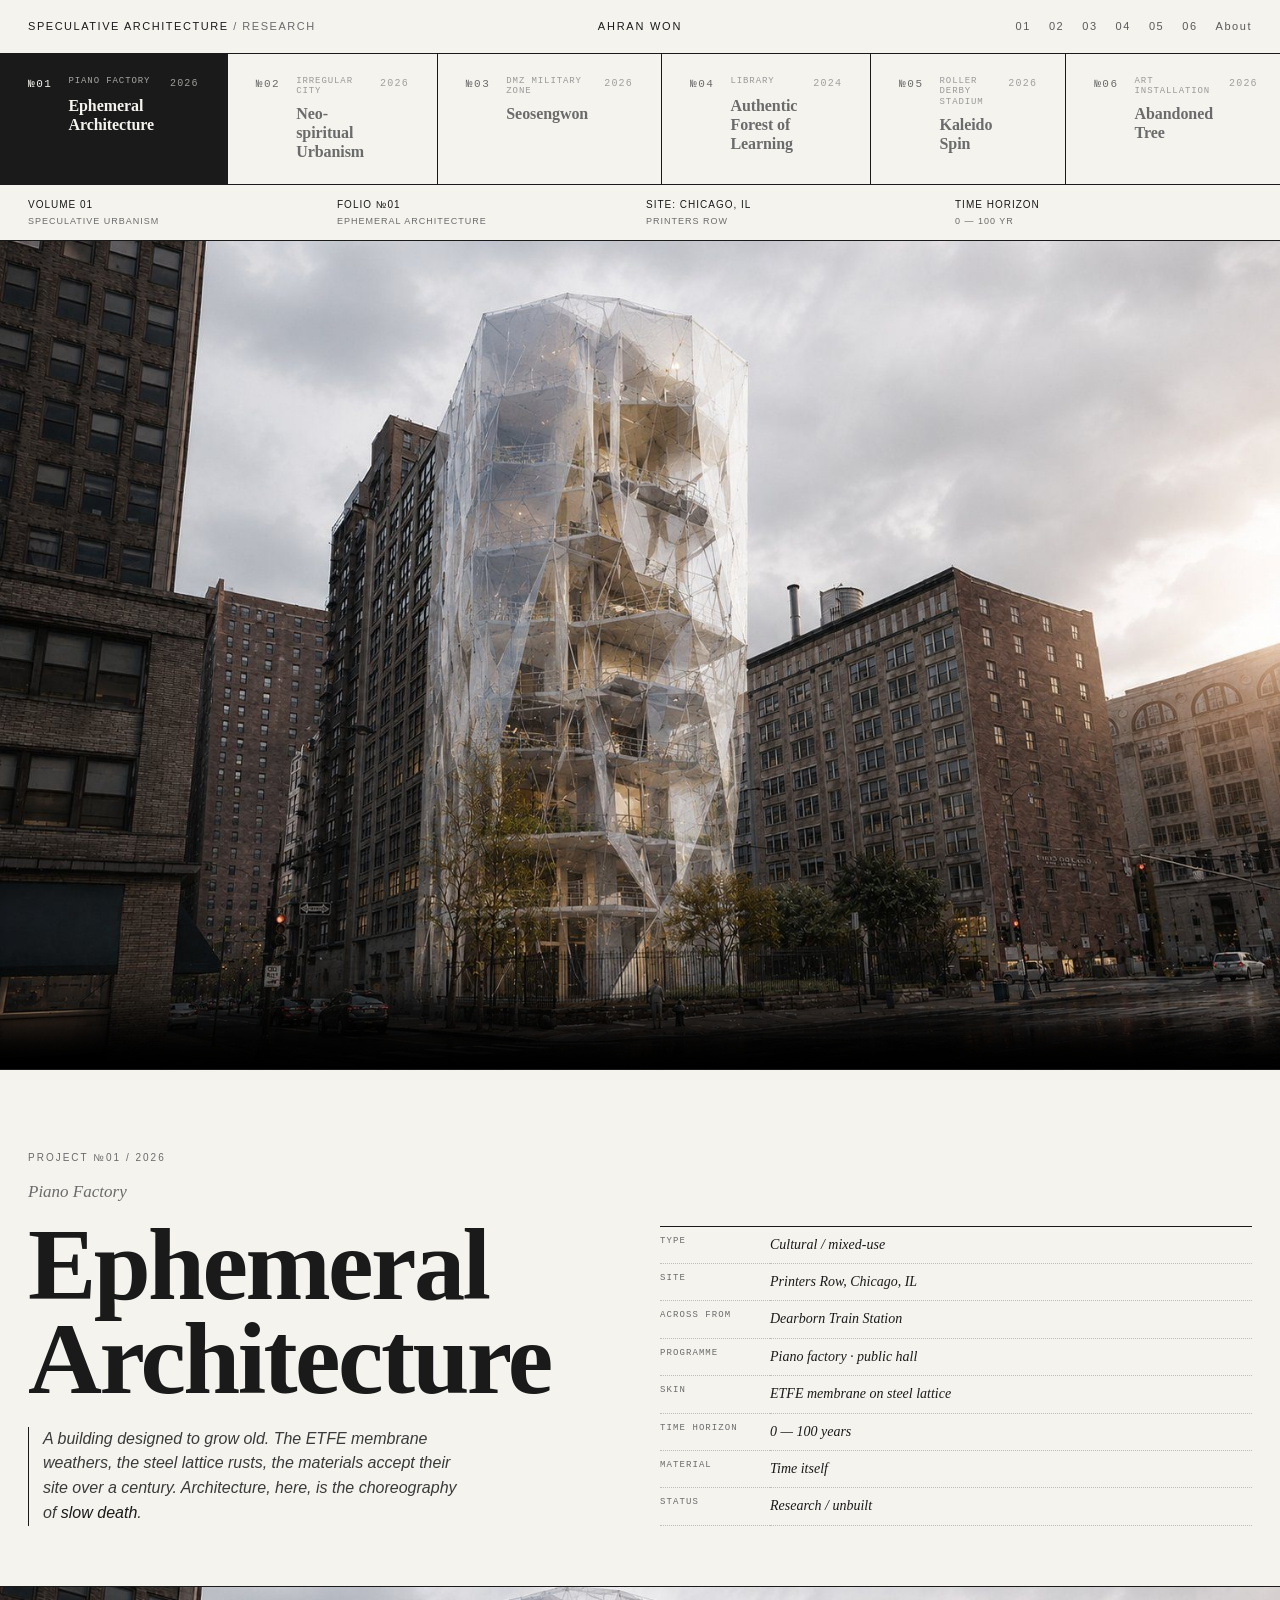
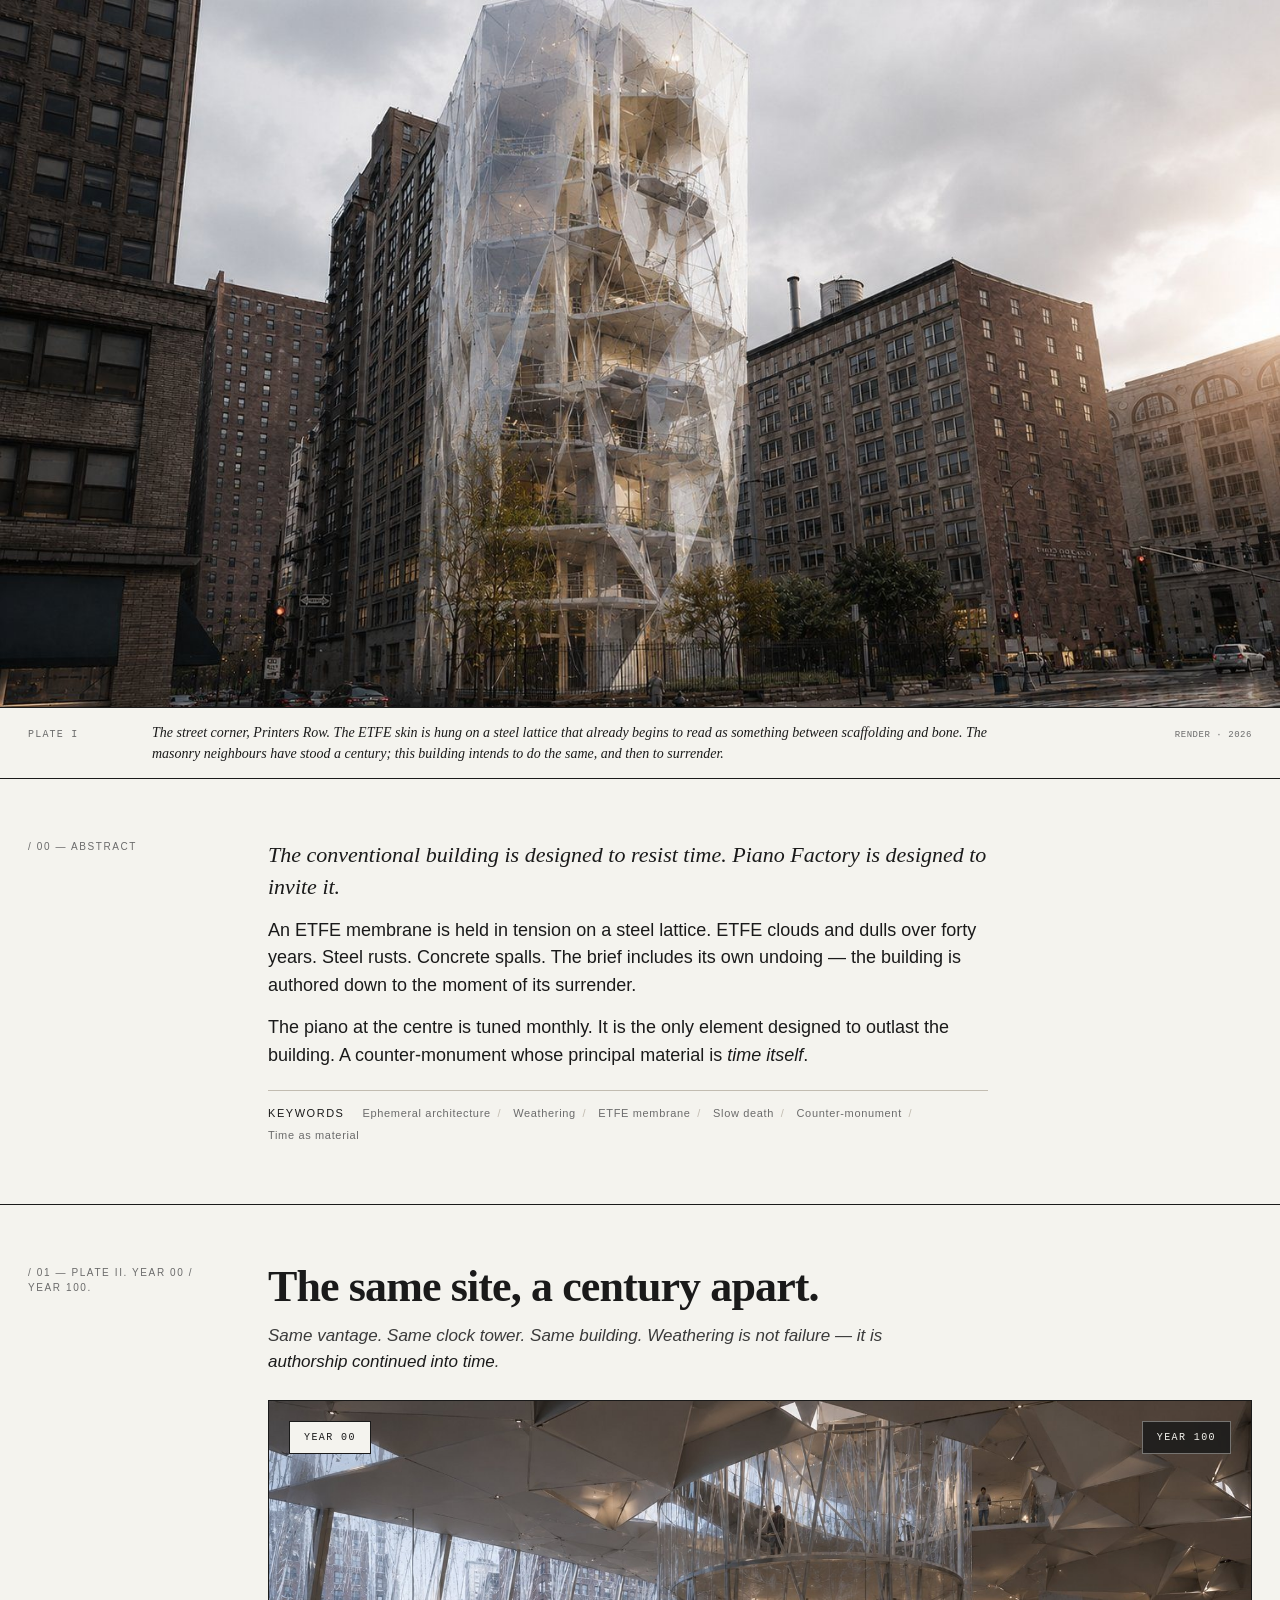
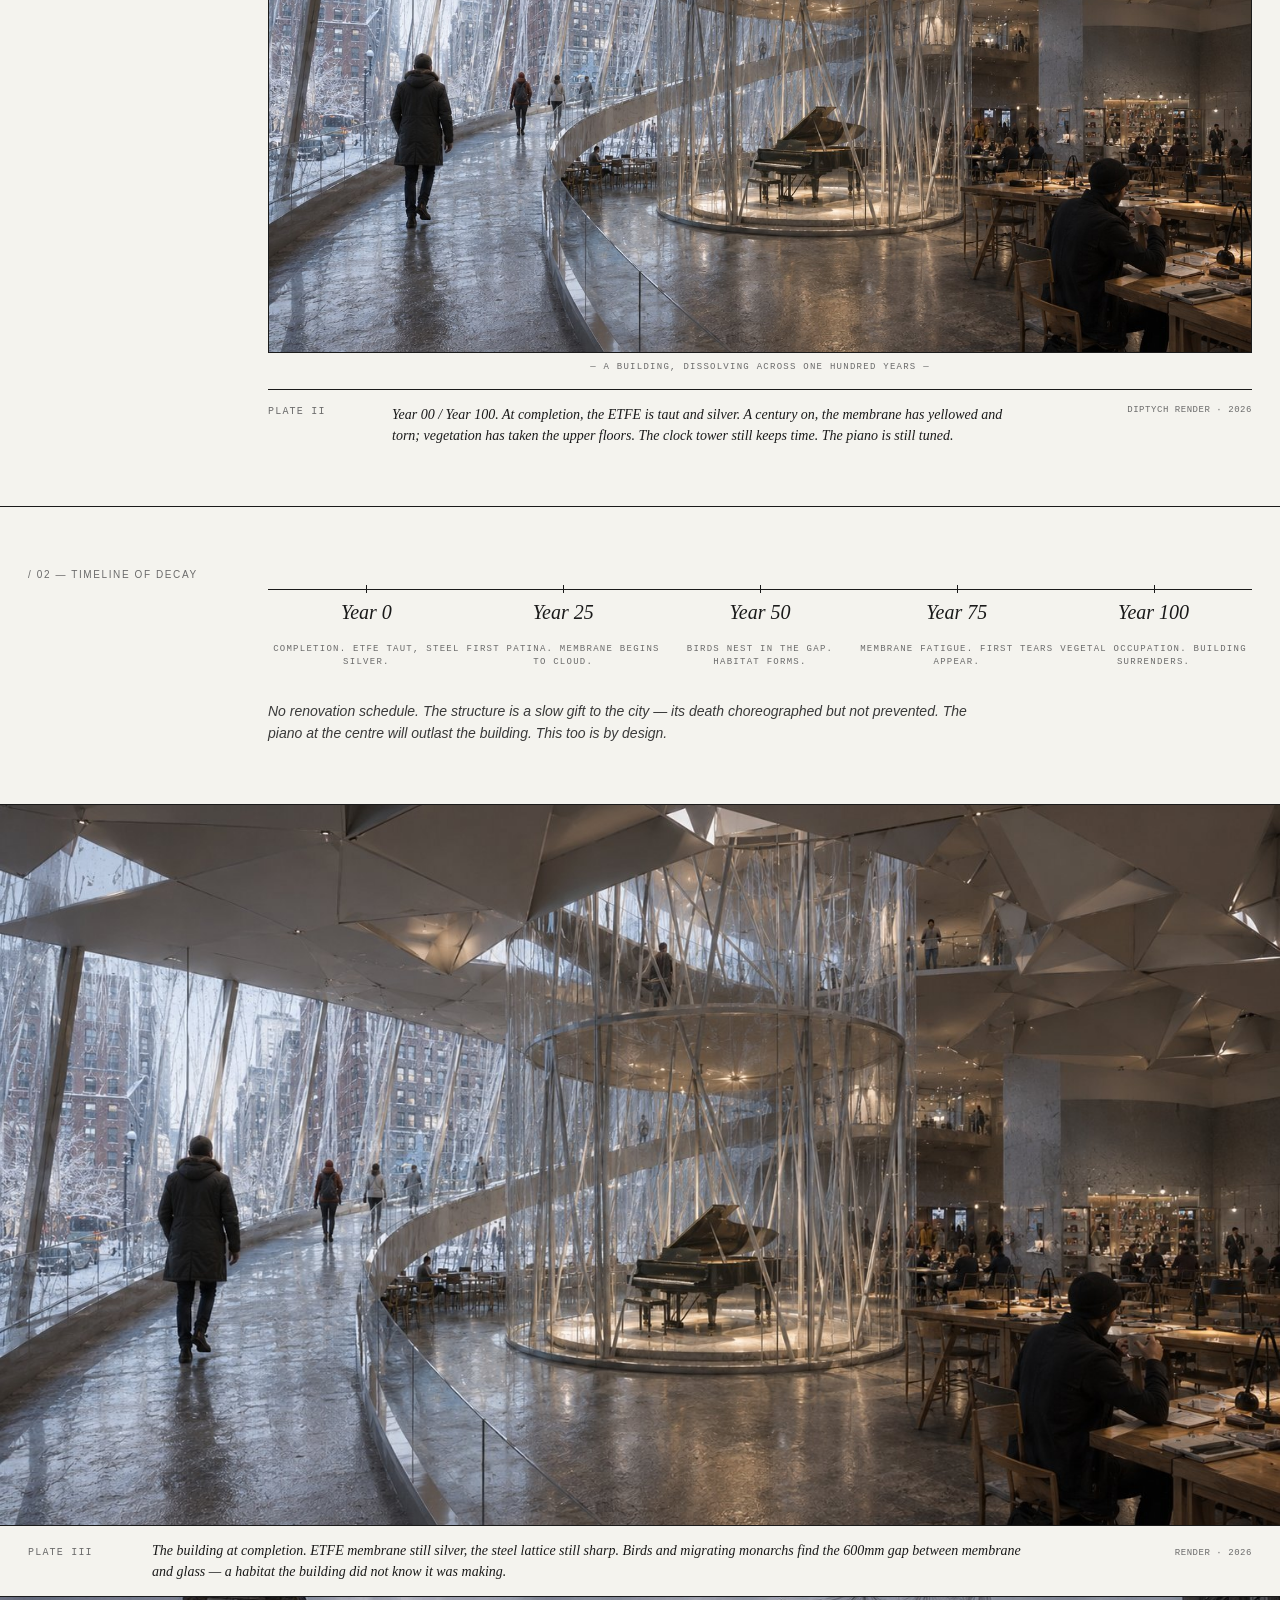
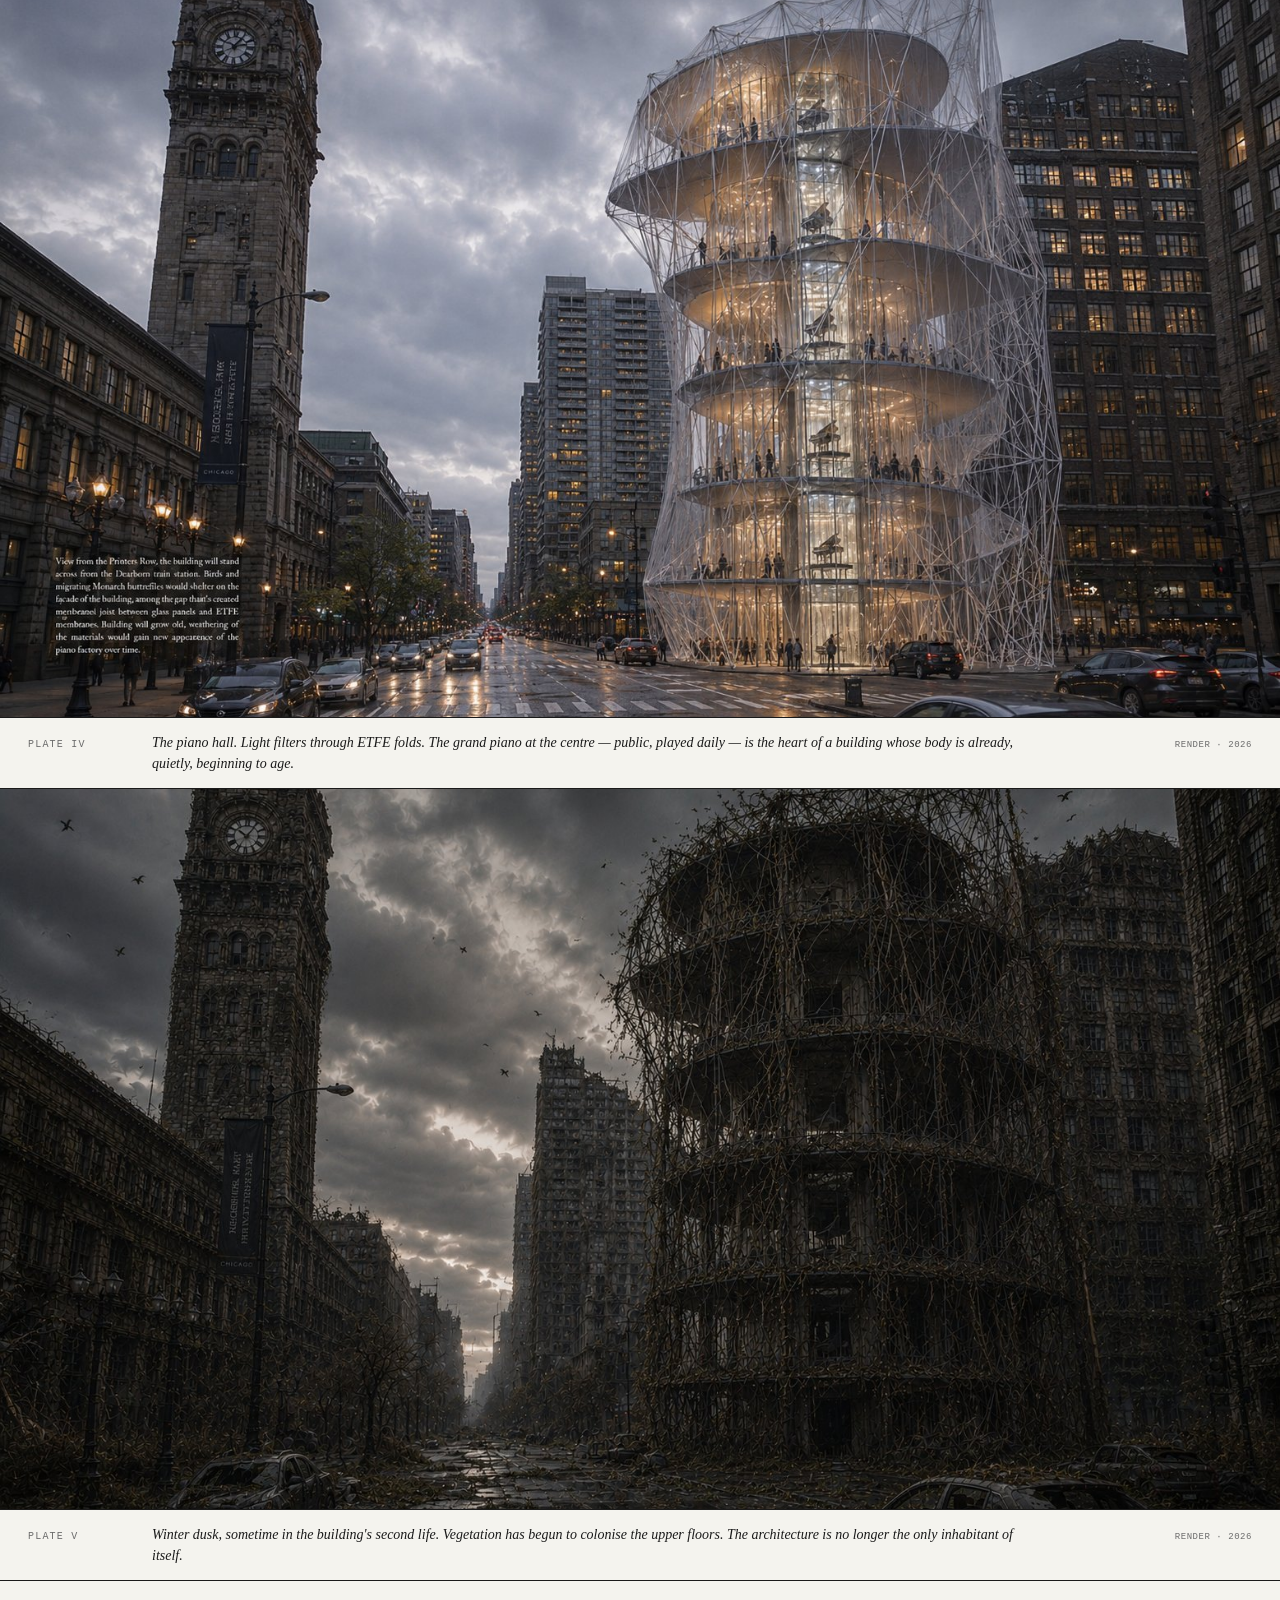
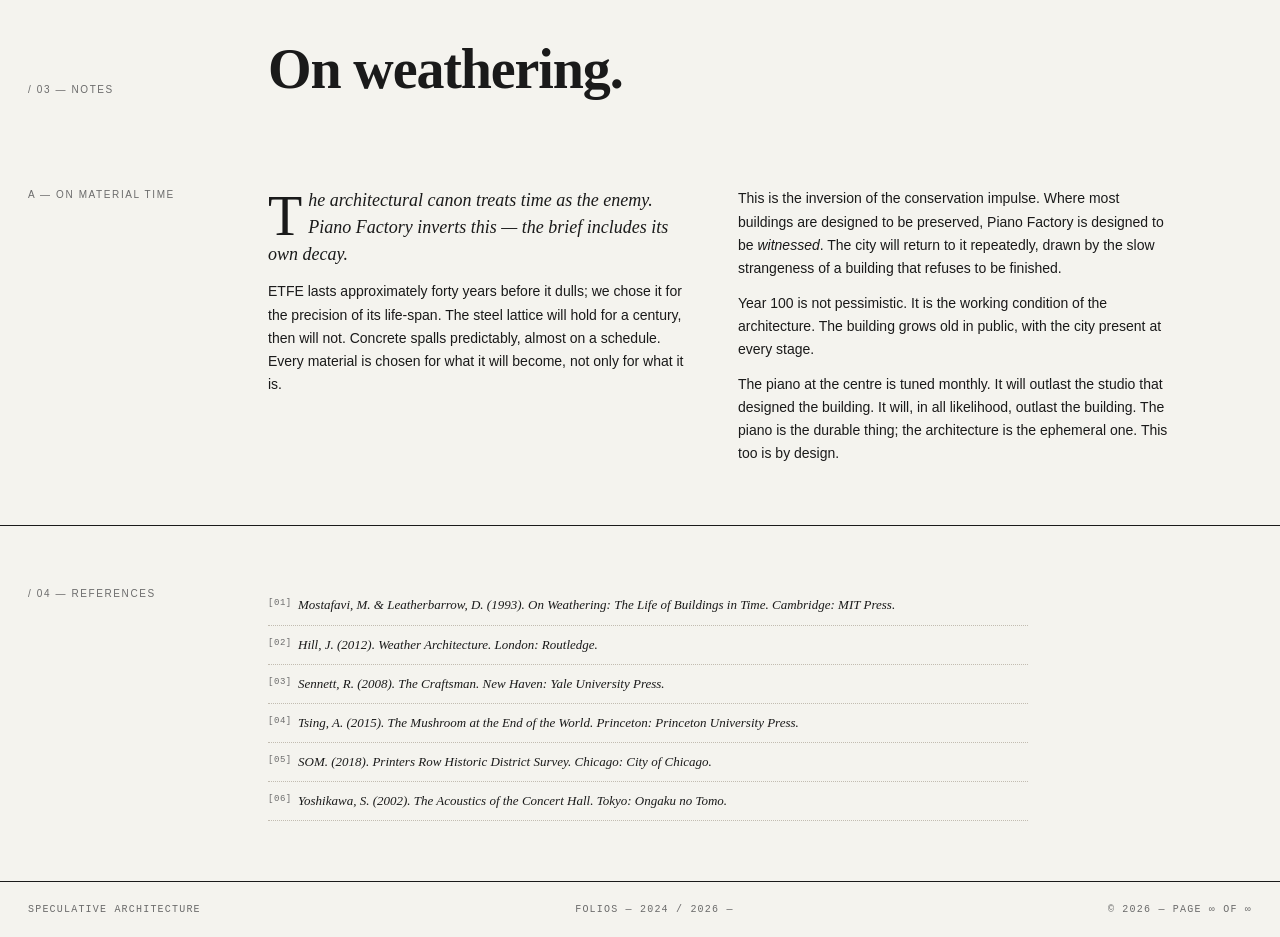
<file: index.html>
<!DOCTYPE html>
<html lang="en">
<head>
<meta charset="UTF-8">
<meta name="viewport" content="width=device-width, initial-scale=1, viewport-fit=cover">
<meta name="theme-color" content="#f4f3ee">

<title>Speculative Architecture — Research Folios</title>
<meta name="description" content="A research practice working through drawings, films, and writing — investigating water, folded geometry, demilitarisation, and the city as a slow, irregular medium.">
<meta name="author" content="Speculative Architecture">

<!-- Favicons -->
<link rel="icon" type="image/svg+xml" href="favicon.svg">
<link rel="apple-touch-icon" href="apple-touch-icon.png">

<!-- Open Graph (Facebook, KakaoTalk, LinkedIn, etc.) -->
<meta property="og:type" content="website">
<meta property="og:title" content="Speculative Architecture — Research Folios">
<meta property="og:description" content="Four speculative projects on water, folded geometry, demilitarisation, and the civic.">
<meta property="og:image" content="og-image.jpg">
<meta property="og:image:width" content="1200">
<meta property="og:image:height" content="630">
<meta property="og:locale" content="en_US">
<meta property="og:locale:alternate" content="ko_KR">

<!-- Twitter / X -->
<meta name="twitter:card" content="summary_large_image">
<meta name="twitter:title" content="Speculative Architecture — Research Folios">
<meta name="twitter:description" content="Four speculative projects on water, folded geometry, demilitarisation, and the civic.">
<meta name="twitter:image" content="og-image.jpg">

<link rel="stylesheet" href="styles.css">
</head>
<body>

<!-- ═══════════ MASTHEAD ═══════════ -->
<header class="mast">
  <a href="index.html" class="mast__brand">Speculative Architecture <span>/ Research</span></a>
  <div class="mast__title">Ahran Won</div>
  <nav class="mast__nav">
    <button type="button" data-goto="0">01</button>
    <button type="button" data-goto="1">02</button>
    <button type="button" data-goto="2">03</button>
    <button type="button" data-goto="3">04</button>
    <button type="button" data-goto="4">05</button>
    <button type="button" data-goto="5">06</button>
    <a href="about.html">About</a>
  </nav>
</header>

<!-- ═══════════ TABS ═══════════ -->
<div class="tabs" role="tablist">
  <button type="button" class="tab is-active" role="tab" data-tab="0">
    <span class="tab__num">№01</span>
    <span class="tab__body">
      <span class="tab__cat">Piano Factory</span>
      <span class="tab__title">Ephemeral Architecture</span>
    </span>
    <span class="tab__yr">2026</span>
  </button>
  <button type="button" class="tab" role="tab" data-tab="1">
    <span class="tab__num">№02</span>
    <span class="tab__body">
      <span class="tab__cat">Irregular City</span>
      <span class="tab__title">Neo-spiritual Urbanism</span>
    </span>
    <span class="tab__yr">2026</span>
  </button>
  <button type="button" class="tab" role="tab" data-tab="2">
    <span class="tab__num">№03</span>
    <span class="tab__body">
      <span class="tab__cat">DMZ Military Zone</span>
      <span class="tab__title">Seosengwon</span>
    </span>
    <span class="tab__yr">2026</span>
  </button>
  <button type="button" class="tab" role="tab" data-tab="3">
    <span class="tab__num">№04</span>
    <span class="tab__body">
      <span class="tab__cat">Library</span>
      <span class="tab__title">Authentic Forest of Learning</span>
    </span>
    <span class="tab__yr">2024</span>
  </button>
  <button type="button" class="tab" role="tab" data-tab="4">
    <span class="tab__num">№05</span>
    <span class="tab__body">
      <span class="tab__cat">Roller Derby Stadium</span>
      <span class="tab__title">Kaleido Spin</span>
    </span>
    <span class="tab__yr">2026</span>
  </button>
  <button type="button" class="tab" role="tab" data-tab="5">
    <span class="tab__num">№06</span>
    <span class="tab__body">
      <span class="tab__cat">Art Installation</span>
      <span class="tab__title">Abandoned Tree</span>
    </span>
    <span class="tab__yr">2026</span>
  </button>
</div>

<!-- ═══════════ FOLIO 01 — PIANO FACTORY ═══════════ -->
<section class="folio is-active" data-folio="0">

  <div class="banner">
    <span>Volume 01 <small>Speculative Urbanism</small></span>
    <span>Folio №01 <small>Ephemeral Architecture</small></span>
    <span>Site: Chicago, IL <small>Printers Row</small></span>
    <span>Time horizon <small>0 — 100 yr</small></span>
  </div>

  <section class="reel" style="aspect-ratio: 1100 / 712;">
    <video class="reel__video" data-reel="0" autoplay muted loop playsinline webkit-playsinline controls preload="auto" poster="assets/piano-05-street-md.jpg">
      <source src="assets/piano.mp4" type="video/mp4">
    </video>
    <div class="reel__overlay">
      <span>Speculative Architecture</span>
      <span>Reel · silent / loop</span>
      <span>Project №01 / 2026</span>
    </div>
  </section>

  <section class="hero">
    <div class="hero__main">
      <div class="meta">Project №01 / 2026</div>
      <div class="cat">Piano Factory</div>
      <h1 class="title">Ephemeral Architecture</h1>
      <p class="lede">A building designed to grow old. The ETFE membrane weathers, the steel lattice rusts, the materials accept their site over a century. Architecture, here, is the choreography of <em>slow death</em>.</p>
    </div>
    <div class="hero__data">
      <dl>
        <div><dt>Type</dt><dd>Cultural / mixed-use</dd></div>
        <div><dt>Site</dt><dd>Printers Row, Chicago, IL</dd></div>
        <div><dt>Across from</dt><dd>Dearborn Train Station</dd></div>
        <div><dt>Programme</dt><dd>Piano factory · public hall</dd></div>
        <div><dt>Skin</dt><dd>ETFE membrane on steel lattice</dd></div>
        <div><dt>Time horizon</dt><dd>0 — 100 years</dd></div>
        <div><dt>Material</dt><dd>Time itself</dd></div>
        <div><dt>Status</dt><dd>Research / unbuilt</dd></div>
      </dl>
    </div>
  </section>

  <figure class="plate">
    <img src="assets/piano-05-street-md.jpg" srcset="assets/piano-05-street-sm.jpg 1000w, assets/piano-05-street-md.jpg 1600w" sizes="100vw" alt="Plate I — the street corner">
    <figcaption>
      <span class="plate__num">Plate I</span>
      <span class="plate__txt">The street corner, Printers Row. The ETFE skin is hung on a steel lattice that already begins to read as something between scaffolding and bone. The masonry neighbours have stood a century; this building intends to do the same, and then to surrender.</span>
      <span class="plate__meta">Render · 2026</span>
    </figcaption>
  </figure>

  <section class="abstract">
    <div class="aside">/ 00 — Abstract</div>
    <div class="abstract__body">
      <p>The conventional building is designed to resist time. Piano Factory is designed to <em>invite</em> it.</p>
      <p>An ETFE membrane is held in tension on a steel lattice. ETFE clouds and dulls over forty years. Steel rusts. Concrete spalls. The brief includes its own undoing — the building is authored down to the moment of its surrender.</p>
      <p>The piano at the centre is tuned monthly. It is the only element designed to outlast the building. A counter-monument whose principal material is <em>time itself</em>.</p>
      <div class="keys">
        <strong>Keywords</strong>
        <span>Ephemeral architecture</span>
        <span>Weathering</span>
        <span>ETFE membrane</span>
        <span>Slow death</span>
        <span>Counter-monument</span>
        <span>Time as material</span>
      </div>
    </div>
  </section>

  <section class="ba">
    <div class="aside">/ 01 — Plate II. Year 00 / Year 100.</div>
    <div class="ba__body">
      <header class="ba__intro">
        <h3>The same site, a century apart.</h3>
        <p>Same vantage. Same clock tower. Same building. Weathering is not failure — it is <em>authorship continued into time</em>.</p>
      </header>

      <div class="dissolve" data-dissolve>
        <div class="dissolve__layer dissolve__layer--a"><img src="assets/piano-02-dusk-md.jpg" srcset="assets/piano-02-dusk-sm.jpg 1000w, assets/piano-02-dusk-md.jpg 1600w" sizes="100vw" alt="Year 00 — newly completed"></div>
        <div class="dissolve__layer dissolve__layer--b"><img src="assets/piano-01-ruin-md.jpg" srcset="assets/piano-01-ruin-sm.jpg 1000w, assets/piano-01-ruin-md.jpg 1600w" sizes="100vw" alt="Year 100 — surrendered to time"></div>
        <span class="dissolve__tag dissolve__tag--a">Year 00</span>
        <span class="dissolve__tag dissolve__tag--b">Year 100</span>
      </div>
      <div class="ba__hint">— a building, dissolving across one hundred years —</div>

      <div class="ba__cap">
        <span class="plate__num">Plate II</span>
        <span class="plate__txt">Year 00 / Year 100. At completion, the ETFE is taut and silver. A century on, the membrane has yellowed and torn; vegetation has taken the upper floors. The clock tower still keeps time. The piano is still tuned.</span>
        <span class="plate__meta">Diptych render · 2026</span>
      </div>
    </div>
  </section>

  <section class="timeline">
    <div class="aside">/ 02 — Timeline of decay</div>
    <div>
      <ol class="timeline__list">
        <li><strong>Year 0</strong><span>Completion. ETFE taut, steel silver.</span></li>
        <li><strong>Year 25</strong><span>First patina. Membrane begins to cloud.</span></li>
        <li><strong>Year 50</strong><span>Birds nest in the gap. Habitat forms.</span></li>
        <li><strong>Year 75</strong><span>Membrane fatigue. First tears appear.</span></li>
        <li><strong>Year 100</strong><span>Vegetal occupation. Building surrenders.</span></li>
      </ol>
      <p class="timeline__copy">No renovation schedule. The structure is a slow gift to the city — its death choreographed but not prevented. The piano at the centre will outlast the building. This too is by design.</p>
    </div>
  </section>

  <figure class="plate">
    <img src="assets/piano-02-dusk-md.jpg" srcset="assets/piano-02-dusk-sm.jpg 1000w, assets/piano-02-dusk-md.jpg 1600w" sizes="100vw" alt="Plate III — newly completed, Printers Row">
    <figcaption>
      <span class="plate__num">Plate III</span>
      <span class="plate__txt">The building at completion. ETFE membrane still silver, the steel lattice still sharp. Birds and migrating monarchs find the 600mm gap between membrane and glass — a habitat the building did not know it was making.</span>
      <span class="plate__meta">Render · 2026</span>
    </figcaption>
  </figure>

  <figure class="plate">
    <img src="assets/piano-03-interior-md.jpg" srcset="assets/piano-03-interior-sm.jpg 1000w, assets/piano-03-interior-md.jpg 1600w" sizes="100vw" alt="Plate IV — interior, the piano hall">
    <figcaption>
      <span class="plate__num">Plate IV</span>
      <span class="plate__txt">The piano hall. Light filters through ETFE folds. The grand piano at the centre — public, played daily — is the heart of a building whose body is already, quietly, beginning to age.</span>
      <span class="plate__meta">Render · 2026</span>
    </figcaption>
  </figure>

  <figure class="plate">
    <img src="assets/piano-04-snow-md.jpg" srcset="assets/piano-04-snow-sm.jpg 1000w, assets/piano-04-snow-md.jpg 1600w" sizes="100vw" alt="Plate V — winter dusk, vegetation arriving">
    <figcaption>
      <span class="plate__num">Plate V</span>
      <span class="plate__txt">Winter dusk, sometime in the building's second life. Vegetation has begun to colonise the upper floors. The architecture is no longer the only inhabitant of itself.</span>
      <span class="plate__meta">Render · 2026</span>
    </figcaption>
  </figure>

  <header class="shead">
    <div class="aside">/ 03 — Notes</div>
    <h2>On weathering.</h2>
  </header>

  <section class="notes">
    <div class="aside">A — On material time</div>
    <div class="notes__body">
      <p class="lead">The architectural canon treats time as the enemy. Piano Factory inverts this — the brief includes its own decay.</p>
      <p>ETFE lasts approximately forty years before it dulls; we chose it for the precision of its life-span. The steel lattice will hold for a century, then will not. Concrete spalls predictably, almost on a schedule. Every material is chosen for what it will become, not only for what it is.</p>
      <p>This is the inversion of the conservation impulse. Where most buildings are designed to be preserved, Piano Factory is designed to be <em>witnessed</em>. The city will return to it repeatedly, drawn by the slow strangeness of a building that refuses to be finished.</p>
      <p>Year 100 is not pessimistic. It is the working condition of the architecture. The building grows old in public, with the city present at every stage.</p>
      <p>The piano at the centre is tuned monthly. It will outlast the studio that designed the building. It will, in all likelihood, outlast the building. The piano is the durable thing; the architecture is the ephemeral one. This too is by design.</p>
    </div>
  </section>

  <section class="bib">
    <div class="aside">/ 04 — References</div>
    <ol>
      <li>Mostafavi, M. &amp; Leatherbarrow, D. (1993). On Weathering: The Life of Buildings in Time. Cambridge: MIT Press.</li>
      <li>Hill, J. (2012). Weather Architecture. London: Routledge.</li>
      <li>Sennett, R. (2008). The Craftsman. New Haven: Yale University Press.</li>
      <li>Tsing, A. (2015). The Mushroom at the End of the World. Princeton: Princeton University Press.</li>
      <li>SOM. (2018). Printers Row Historic District Survey. Chicago: City of Chicago.</li>
      <li>Yoshikawa, S. (2002). The Acoustics of the Concert Hall. Tokyo: Ongaku no Tomo.</li>
    </ol>
  </section>

</section>

<!-- ═══════════ FOLIO 02 — IRREGULAR CITY ═══════════ -->
<section class="folio" data-folio="1">

  <div class="banner">
    <span>Volume 01 <small>Speculative Urbanism</small></span>
    <span>Folio №02 <small>Hydrological Urbanism</small></span>
    <span>Site: Coastal <small>Undisclosed</small></span>
    <span>Status: Research <small>Speculative proposal</small></span>
  </div>

  <section class="reel" style="aspect-ratio: 1100 / 618;">
    <video class="reel__video" data-reel="1" autoplay muted loop playsinline webkit-playsinline controls preload="auto" poster="assets/05-pipe-system-md.jpg">
      <source src="assets/hero.mp4" type="video/mp4">
    </video>
    <div class="reel__overlay">
      <span>Speculative Architecture</span>
      <span>Reel · silent / loop</span>
      <span>Project №02 / 2026</span>
    </div>
  </section>

  <section class="hero">
    <div class="hero__main">
      <div class="meta">Project №02 / 2026</div>
      <div class="cat">Irregular City</div>
      <h1 class="title">Neo-spiritual Urbanism</h1>      <p class="lede">A speculative masterplan. The city as a translucent organism, bound by a single hydrological cycle.</p>
    </div>
    <div class="hero__data">
      <dl>
        <div><dt>Type</dt><dd>Speculative masterplan</dd></div>
        <div><dt>Site</dt><dd>Coastal — undisclosed</dd></div>
        <div><dt>Programme</dt><dd>Hydrological urbanism</dd></div>
        <div><dt>Mediums</dt><dd>Render, axonometric, section</dd></div>
        <div><dt>Status</dt><dd>Research / unbuilt</dd></div>
        <div><dt>Year</dt><dd>2026 —</dd></div>
      </dl>
    </div>
  </section>

  <figure class="plate">
    <img src="assets/05-pipe-system-md.jpg" srcset="assets/05-pipe-system-sm.jpg 1200w, assets/05-pipe-system-md.jpg 1800w" sizes="(max-width: 720px) 100vw, (max-width: 1200px) 100vw, 100vw" alt="Plate I — the urban fabric">
    <figcaption>
      <span class="plate__num">Plate I</span>
      <span class="plate__txt">The city as filtration apparatus. Crystalline volumes channel six water cycles.</span>
      <span class="plate__meta">Render · 2026</span>
    </figcaption>
  </figure>

  <section class="abstract">
    <div class="aside">/ 00 — Abstract</div>
    <div class="abstract__body">
      <p>Six water cycles — saline, grey, geothermal, rain, sewage, industrial — generate the spatial sequence. Each district is a station in a continuous metabolism.</p>
      <p>Infrastructure is not concealed beneath architecture but <em>constitutes</em> it. Pink piping is made legible against concrete and glass.</p>
      <div class="keys">
        <strong>Keywords</strong>
        <span>Hydrological urbanism</span>
        <span>Speculative masterplan</span>
        <span>Infrastructural transparency</span>
        <span>Coastal ecology</span>
        <span>Urban metabolism</span>
      </div>
    </div>
  </section>

  <figure class="plate plate--plan">
    <img src="assets/04-section-md.jpg" srcset="assets/04-section-sm.jpg 1200w, assets/04-section-md.jpg 1800w" sizes="(max-width: 720px) 100vw, (max-width: 1200px) 100vw, 100vw" alt="Plate II">
    <figcaption>
      <span class="plate__num">Plate II</span>
      <span class="plate__txt">Section through the water plaza. Grey-water cycle, geothermal wells, septic logic.</span>
      <span class="plate__meta">Section drawing · 2026</span>
    </figcaption>
  </figure>

  <figure class="plate">
    <img src="assets/03-aerial-glass-md.jpg" srcset="assets/03-aerial-glass-sm.jpg 1200w, assets/03-aerial-glass-md.jpg 1800w" sizes="(max-width: 720px) 100vw, (max-width: 1200px) 100vw, 100vw" alt="Plate III">
    <figcaption>
      <span class="plate__num">Plate III</span>
      <span class="plate__txt">Aerial — residential cluster. Envelope as shelter and atmospheric instrument.</span>
      <span class="plate__meta">Render · 2026</span>
    </figcaption>
  </figure>

  <figure class="plate">
    <img src="assets/02-water-edge-md.jpg" srcset="assets/02-water-edge-sm.jpg 1200w, assets/02-water-edge-md.jpg 1800w" sizes="(max-width: 720px) 100vw, (max-width: 1200px) 100vw, 100vw" alt="Plate IV">
    <figcaption>
      <span class="plate__num">Plate IV</span>
      <span class="plate__txt">Water edge — threshold between infrastructure and inhabited ground.</span>
      <span class="plate__meta">Render · 2026</span>
    </figcaption>
  </figure>

  <figure class="plate">
    <img src="assets/01-masterplan-md.jpg" srcset="assets/01-masterplan-sm.jpg 1200w, assets/01-masterplan-md.jpg 1800w" sizes="(max-width: 720px) 100vw, (max-width: 1200px) 100vw, 100vw" alt="Plate V">
    <figcaption>
      <span class="plate__num">Plate V</span>
      <span class="plate__txt">Masterplan with building type catalogue: helio-morphic, wind-aligned, embracing, square-cove.</span>
      <span class="plate__meta">Plan / collage · 2026</span>
    </figcaption>
  </figure>

  <figure class="plate">
    <img src="assets/06-pipe-detail-md.jpg" srcset="assets/06-pipe-detail-sm.jpg 1200w, assets/06-pipe-detail-md.jpg 1800w" sizes="(max-width: 720px) 100vw, (max-width: 1200px) 100vw, 100vw" alt="Plate VI">
    <figcaption>
      <span class="plate__num">Plate VI</span>
      <span class="plate__txt">Ground condition. The pipes are inhabited, not hidden.</span>
      <span class="plate__meta">Render · 2026</span>
    </figcaption>
  </figure>

  <header class="shead">
    <div class="aside">/ 01 — Notes</div>
    <h2>Research <em>notes.</em></h2>
  </header>

  <section class="notes">
    <div class="aside">A — On method</div>
    <div class="notes__body">
      <p class="lead">The drawings hold two ideas at once: the schematic logic of the hydrological system, and the atmospheric experience of inhabiting it.</p>
      <p>The pink is not decoration — it is borrowed from infrastructural codes, the colour of recycled water lines, and re-deployed at architectural scale. Where convention asks pipes to disappear, here they become façade, structure, threshold.</p>
      <p>The work was developed without a brief. There is no client. The site is undisclosed. The plates are not proposals — they are <em>positions</em>.</p>
    </div>
  </section>

  <section class="bib">
    <div class="aside">/ 02 — References</div>
    <ol>
      <li>Banham, R. (1969). The Architecture of the Well-Tempered Environment. London: Architectural Press.</li>
      <li>Easterling, K. (2014). Extrastatecraft: The Power of Infrastructure Space. London: Verso.</li>
      <li>Koolhaas, R., AMO. (2014). Elements of Architecture. Venice: Marsilio.</li>
      <li>MVRDV, The Why Factory. (2018). Copy Paste: The Badass Copy Guide. Rotterdam: nai010.</li>
      <li>Smithson, A. &amp; P. (1965). The Charged Void: Urbanism. New York: Monacelli.</li>
      <li>Young, L. (2020). Planet City. Melbourne: Uro Publications.</li>
    </ol>
  </section>

</section>

<!-- ═══════════ FOLIO 03 — SEOSENGWON ═══════════ -->
<section class="folio" data-folio="2">

  <div class="banner">
    <span>Volume 01 <small>Speculative Urbanism</small></span>
    <span>Folio №03 <small>Landscape / Demilitarisation</small></span>
    <span>Site: DMZ, Korea <small>Seoul ⟷ Pyongyang</small></span>
    <span>서생원 <small>The Honourable Rat</small></span>
  </div>

  <section class="reel" style="aspect-ratio: 1100 / 618;">
    <video class="reel__video" data-reel="2" autoplay muted loop playsinline webkit-playsinline controls preload="auto" poster="assets/dmz-02-rat-md.jpg">
      <source src="assets/dmz.mp4" type="video/mp4">
    </video>
    <div class="reel__overlay">
      <span>Speculative Architecture</span>
      <span>Reel · silent / loop</span>
      <span>Project №03 / 2026</span>
    </div>
  </section>

  <section class="hero">
    <div class="hero__main">
      <div class="meta">Project №03 / 2026</div>
      <div class="cat">DMZ Military Zone</div>
      <div class="ko">서생원 鼠生員</div>
      <h1 class="title">Seosengwon</h1>      <p class="lede">A protocol for clearing the Korean DMZ. The work renames the African pouched rat <em>Seosengwon</em> — the honourable rat of Korean folk painting — and gives it a new occupation: peace.</p>
    </div>
    <div class="hero__data">
      <dl>
        <div><dt>Type</dt><dd>Landscape / protocol</dd></div>
        <div><dt>Site (strip)</dt><dd>Korean DMZ, 38°N</dd></div>
        <div><dt>Site (campus)</dt><dd>Kaesong Industrial Region</dd></div>
        <div><dt>Length</dt><dd>250 km</dd></div>
        <div><dt>Width</dt><dd>4 km strip</dd></div>
        <div><dt>Mines (est.)</dt><dd>~ 1,000,000</dd></div>
        <div><dt>Protagonist</dt><dd>서생원 · the rat</dd></div>
        <div><dt>Time horizon</dt><dd>2026 — 2076 (50 yr)</dd></div>
        <div><dt>Status</dt><dd>Research / unbuilt</dd></div>
      </dl>
    </div>
  </section>

  <figure class="epigraph">
    <img src="assets/dmz-00-epigraph-md.jpg" srcset="assets/dmz-00-epigraph-sm.jpg 1200w, assets/dmz-00-epigraph-md.jpg 1800w" sizes="(max-width: 720px) 100vw, (max-width: 1200px) 100vw, 100vw" alt="Seosengwon — frontispiece">
    <div class="epigraph__overlay">
      <span class="epigraph__ko">서생원 <span class="dim">鼠生員</span></span>
      <span class="epigraph__line"></span>
      <span class="epigraph__en">Frontispiece · 2026</span>
    </div>
    <figcaption>
      <span class="plate__num">Plate 0</span>
      <span class="plate__txt">Seosengwon, robed in hanbok, stands on the old Gyeongui Line between Seoul and Pyongyang. The mines are rusted, the rail is broken, the animals have returned.</span>
      <span class="plate__meta">Frontispiece · 2026</span>
    </figcaption>
  </figure>

  <figure class="center">
    <img src="assets/dmz-02-rat-md.jpg" srcset="assets/dmz-02-rat-sm.jpg 1200w, assets/dmz-02-rat-md.jpg 1800w" sizes="(max-width: 720px) 100vw, (max-width: 1200px) 100vw, 100vw" alt="Plate I">
    <figcaption>
      <span class="plate__num">Plate I</span>
      <span class="plate__txt">Two soldiers — one from each side — watch the Seosengwon locate a buried mine. The rat is too light to trigger the device. The men have stopped working. <em>This is the work.</em></span>
      <span class="plate__meta">Render · 2026</span>
    </figcaption>
  </figure>

  <figure class="center">
    <img src="assets/dmz-02-rat-v2-md.jpg" srcset="assets/dmz-02-rat-v2-sm.jpg 1200w, assets/dmz-02-rat-v2-md.jpg 1800w" sizes="(max-width: 720px) 100vw, (max-width: 1200px) 100vw, 100vw" alt="Plate II">
    <figcaption>
      <span class="plate__num">Plate II</span>
      <span class="plate__txt">Two soldiers, two Seosengwon, one minefield. The characters above the horizon — <em>평화 통일</em> — name the impossible thing the protocol attempts.</span>
      <span class="plate__meta">Render · 2026</span>
    </figcaption>
  </figure>

  <section class="abstract">
    <div class="aside">/ 00 — Abstract</div>
    <div class="abstract__body">
      <p>The DMZ is the most heavily mined strip of land on earth. It is also, by accident, one of the most ecologically intact landscapes in northeast Asia.</p>
      <p>The proposal is a 50-year demining protocol carried out jointly by the two Koreas. Its protagonist is a rat — too light to detonate a mine, trained to detect explosives by smell. The work renames it <em>Seosengwon</em>, the honourable rat of Korean folk painting, and gives it a new occupation.</p>
      <p>Watchtowers are kept. Fences are removed slowly. The forest stays. Architecture, here, is the choreography of <em>retreat</em>.</p>
      <div class="keys">
        <strong>Keywords</strong>
        <span>Seosengwon</span>
        <span>DMZ</span>
        <span>Demining</span>
        <span>Folk-painting reframed</span>
        <span>Bilateral protocol</span>
        <span>Rewilding</span>
      </div>
    </div>
  </section>

  <section class="coords">
    <div class="aside">/ 01 — Sites</div>
    <div class="coords__grid">
      <div class="coords__item">
        <div class="coords__lat">38°15′N · 127°36′E</div>
        <div class="coords__name">Cheorwon <em>plain</em></div>
        <p>Old battle site. Heaviest mine density. Habitat for the Korean crane.</p>
      </div>
      <div class="coords__item">
        <div class="coords__lat">38°02′N · 127°02′E</div>
        <div class="coords__name">Yeoncheon <em>corridor</em></div>
        <p>River crossing. The Hantan flows through the strip — a soft border.</p>
      </div>
      <div class="coords__item">
        <div class="coords__lat">38°22′N · 128°16′E</div>
        <div class="coords__name">Goseong <em>coast</em></div>
        <p>East end. Where the DMZ meets the sea. Migratory bird stop.</p>
      </div>
    </div>
  </section>

  <figure class="plate">
    <img src="assets/dmz-01-aerial-md.jpg" srcset="assets/dmz-01-aerial-sm.jpg 1200w, assets/dmz-01-aerial-md.jpg 1800w" sizes="(max-width: 720px) 100vw, (max-width: 1200px) 100vw, 100vw" alt="Plate III">
    <figcaption>
      <span class="plate__num">Plate III</span>
      <span class="plate__txt">Aerial — clearance grid. Each cell is 4×4m. Workers advance in pairs. The old railroad to the north persists, untouched.</span>
      <span class="plate__meta">Render · 2026</span>
    </figcaption>
  </figure>

  <figure class="plate">
    <img src="assets/dmz-03-corridor-md.jpg" srcset="assets/dmz-03-corridor-sm.jpg 1200w, assets/dmz-03-corridor-md.jpg 1800w" sizes="(max-width: 720px) 100vw, (max-width: 1200px) 100vw, 100vw" alt="Plate IV">
    <figcaption>
      <span class="plate__num">Plate IV</span>
      <span class="plate__txt">The corridor at noon. Watchtowers are kept as monuments to the old border. The fences are slowly cut. The forest holds.</span>
      <span class="plate__meta">Render · 2026</span>
    </figcaption>
  </figure>

  <section class="ba">
    <div class="aside">/ 02 — Facility / Plate V</div>
    <div class="ba__body">
      <header class="ba__intro">
        <h3>The campus at <em>Kaesong.</em></h3>
        <p>The protocol needs a home. Sited on the abandoned Kaesong Industrial Region — 70km from Seoul, 172km from Pyongyang — a bilateral facility where the Seosengwon are bred, trained, housed, and retired.</p>
      </header>

      <div class="dissolve" data-dissolve>
        <div class="dissolve__layer dissolve__layer--a"><img src="assets/seosengwon-facility-before-md.jpg" srcset="assets/seosengwon-facility-before-sm.jpg 1200w, assets/seosengwon-facility-before-md.jpg 1800w" sizes="(max-width: 720px) 100vw, (max-width: 1200px) 100vw, 100vw" alt="Today — industrial"></div>
        <div class="dissolve__layer dissolve__layer--b"><img src="assets/seosengwon-facility-after-md.jpg" srcset="assets/seosengwon-facility-after-sm.jpg 1200w, assets/seosengwon-facility-after-md.jpg 1800w" sizes="(max-width: 720px) 100vw, (max-width: 1200px) 100vw, 100vw" alt="Proposal — campus"></div>
        <span class="dissolve__tag dissolve__tag--a">Today / Industrial</span>
        <span class="dissolve__tag dissolve__tag--b">Proposal / Campus</span>
      </div>
      <div class="ba__hint">— the same site, dissolving from industry to campus —</div>

      <div class="ba__cap">
        <span class="plate__num">Plate V</span>
        <span class="plate__txt">Aerial of the Kaesong site, before and after. Five facilities — breeding, training, housing, monitoring, health — held within a single ring road.</span>
        <span class="plate__meta">Aerial render · annotated · 2026</span>
      </div>
    </div>
  </section>

  <section class="programme">
    <div class="aside">/ 03 — Programme</div>
    <div>
      <ol class="programme__grid">
        <li><span class="programme__n">01</span><span class="programme__t">Diet / Enrichment / Breeding</span><span class="programme__d">Reproduction and behavioural enrichment. The pups stay with their mothers for ten weeks.</span></li>
        <li><span class="programme__n">02</span><span class="programme__t">Training</span><span class="programme__d">Nine months of clicker-and-reward training, TNT recognition by scent, lead-work.</span></li>
        <li><span class="programme__n">03</span><span class="programme__t">Housing / Handling</span><span class="programme__d">Daily housing in small social groups. Handlers rotate to prevent imprinting.</span></li>
        <li><span class="programme__n">04</span><span class="programme__t">Monitoring / Evaluation</span><span class="programme__d">Test fields of inert mines. Each Seosengwon is re-certified annually.</span></li>
        <li><span class="programme__n">05</span><span class="programme__t">Health Check</span><span class="programme__d">Veterinary clinic. Retirement at year seven. Burial on site.</span></li>
      </ol>
      <div class="programme__stats">
        <div><strong>Lifespan</strong><span>6 — 7 years</span></div>
        <div><strong>Training time</strong><span>9 months</span></div>
        <div><strong>To Seoul–DMZ</strong><span>70 km</span></div>
        <div><strong>To Pyongyang</strong><span>172 km</span></div>
        <div><strong>Site</strong><span>Kaesong Industrial Region</span></div>
      </div>
    </div>
  </section>

  <header class="shead">
    <div class="aside">/ 04 — Glossary</div>
    <h2>Terms of the <em>protocol.</em></h2>
  </header>

  <section class="glossary">
    <div class="aside">A — Bilingual</div>
    <ul>
      <li>
        <span class="g-ko">개성공업지구</span>
        <span class="g-en">Kaesong<small>Industrial Region</small></span>
        <span class="g-def">A joint North–South industrial complex operating 2004–2016, dormant since. The protocol proposes its reuse as the bilateral Seosengwon campus — equidistant infrastructure for an asymmetric project.</span>
      </li>
      <li>
        <span class="g-ko">서생원 鼠生員</span>
        <span class="g-en">Seosengwon<small>The Honourable Rat</small></span>
        <span class="g-def">An honorific from Korean folk painting and folklore — the rat addressed as a scholar-gentleman. The work renames the African pouched rat <em>Seosengwon</em> to relocate the protagonist from foreign expertise into local culture.</span>
      </li>
      <li>
        <span class="g-ko">평화 통일</span>
        <span class="g-en">Peace · Unification<small>Pyeonghwa Tongil</small></span>
        <span class="g-def">The two characters that float above the horizon in Plate II — a slogan, a wish, and the impossible thing the protocol attempts. Written 평화 통일 / 平和 統一.</span>
      </li>
      <li>
        <span class="g-ko">경의선</span>
        <span class="g-en">Gyeongui Line<small>京義線</small></span>
        <span class="g-def">The old Seoul–Sinuiju railway, severed by the DMZ since 1945. Plate 0 stands on its abandoned ties — the rail as relic, the route as wish.</span>
      </li>
      <li>
        <span class="g-ko">비무장지대</span>
        <span class="g-en">DMZ<small>Demilitarised Zone</small></span>
        <span class="g-def">A 4km-wide buffer strip established 1953. Officially without weapons. In practice, the most heavily mined land on earth.</span>
      </li>
      <li>
        <span class="g-ko">지뢰</span>
        <span class="g-en">Mine<small>地雷 / Jirae</small></span>
        <span class="g-def">Anti-personnel and anti-tank devices. Estimated one million remain in the strip. Triangular yellow signs mark known fields.</span>
      </li>
      <li>
        <span class="g-ko">감시초소</span>
        <span class="g-en">Watchtower<small>GP / Guard Post</small></span>
        <span class="g-def">Wooden observation structures along both sides. The protocol proposes preservation of selected towers as monuments to the border that was.</span>
      </li>
    </ul>
  </section>

  <header class="shead">
    <div class="aside">/ 05 — Notes</div>
    <h2>On the <em>border that was.</em></h2>
  </header>

  <section class="notes">
    <div class="aside">A — Method</div>
    <div class="notes__body">
      <p class="lead">The protocol assumes co-operation. This is itself the speculation. Two military commands, working in pairs, in 4×4m grid cells, advancing 80m per year. At this pace, the strip is cleared in fifty years.</p>
      <p>The rat does the seeing. A human pulls the lead. A second human, on the other side of the lead, watches. The triangular yellow signs — written in three languages, 지뢰 / MINE / 地雷 — are removed only after the cell is verified.</p>
      <p>Architecture builds. This work proposes that architecture can also <em>unbuild</em>. The protocol designs the choreography of removal — fences, mines, signs — while keeping what the strip itself produced: the forest.</p>
      <p>Keep the watchtowers. Keep three of them, well-spaced, as physical citation. Everything else returns to forest, to river, to ground.</p>
    </div>
  </section>

  <section class="bib">
    <div class="aside">/ 06 — References</div>
    <ol>
      <li>Kim, E. (2014). The Plant: A Korean DMZ Field Report. Seoul: Hyohyung.</li>
      <li>APOPO. (2022). HeroRAT Detection Protocols, Version 7. Morogoro, Tanzania.</li>
      <li>Cumings, B. (2010). The Korean War: A History. New York: Modern Library.</li>
      <li>Kwon, H.-Y. (2018). Borders and Belongings in Divided Korea. Stanford University Press.</li>
      <li>UN Mine Action Service. (2024). Global Landmine Status Report. Geneva.</li>
      <li>Lee, S. (2019). Wild DMZ: Sixty Years of Accidental Wilderness. Paju: Munhakdongne.</li>
    </ol>
  </section>

</section>

<!-- ═══════════ FOLIO 04 — AUTHENTIC FOREST ═══════════ -->
<section class="folio" data-folio="3">

  <div class="banner">
    <span>Volume 01 <small>Speculative Urbanism</small></span>
    <span>Folio №04 <small>Library / Civic</small></span>
    <span>Site: Chinatown, Chicago <small>SAIC M.ARCH</small></span>
    <span>Type <small>Library / Civic</small></span>
  </div>

  <section class="reel" style="aspect-ratio: 1100 / 532;">
    <video class="reel__video" data-reel="3" autoplay muted loop playsinline webkit-playsinline controls preload="auto" poster="assets/forest-02-interior-md.jpg">
      <source src="assets/forest.mp4" type="video/mp4">
    </video>
    <div class="reel__overlay">
      <span>Speculative Architecture</span>
      <span>Reel · silent / loop</span>
      <span>Project №04 / 2024</span>
    </div>
  </section>

  <section class="hero">
    <div class="hero__main">
      <div class="meta">Project №04 / 2024</div>
      <div class="cat">Library</div>
      <h1 class="title">Authentic Forest of Learning</h1>      <p class="lede">A library without walls. Organic concrete columns stand in for tree trunks. The floor itself is a bookshelf — readers settle into it the way one settles into the forest floor.</p>
    </div>
    <div class="hero__data">
      <dl>
        <div><dt>Type</dt><dd>Library / civic</dd></div>
        <div><dt>Site</dt><dd>Chinatown, Chicago IL</dd></div>
        <div><dt>Programme</dt><dd>Public library · learning space</dd></div>
        <div><dt>Structure</dt><dd>Concrete columns, no walls</dd></div>
        <div><dt>Material</dt><dd>Concrete · wood · vegetation</dd></div>
        <div><dt>Studio</dt><dd>M.ARCH Core Studio</dd></div>
        <div><dt>School</dt><dd>School of the Art Institute of Chicago</dd></div>        <div><dt>Year</dt><dd>2024</dd></div>
      </dl>
    </div>
  </section>

  <figure class="plate">
    <img src="assets/forest-00-chinatown-md.jpg" srcset="assets/forest-00-chinatown-sm.jpg 1000w, assets/forest-00-chinatown-md.jpg 1600w" sizes="100vw" alt="Plate I — Chinatown, at dusk">
    <figcaption>
      <span class="plate__num">Plate I</span>
      <span class="plate__txt">The library at dusk, on the corner of S. Archer and S. Wentworth. A column forest stands between the Chinatown gate and the Sears Tower skyline. The classical Confucian inscription — <em>知之者不如好之者, 好之者不如樂之者</em> ("The one who knows is not equal to the one who loves; the one who loves is not equal to the one who finds joy") — anchors the new civic ground.</span>
      <span class="plate__meta">Render · 2024</span>
    </figcaption>
  </figure>

  <figure class="plate">
    <img src="assets/forest-01-reading-md.jpg" srcset="assets/forest-01-reading-sm.jpg 1000w, assets/forest-01-reading-md.jpg 1600w" sizes="100vw" alt="Plate II — the reading floor">
    <figcaption>
      <span class="plate__num">Plate II</span>
      <span class="plate__txt">A child reads against the base of a column. The curved floor-bookshelf — a piece of architecture made for sitting, not standing.</span>
      <span class="plate__meta">Render · 2024</span>
    </figcaption>
  </figure>

  <section class="abstract">
    <div class="aside">/ 00 — Abstract</div>
    <div class="abstract__body">
      <p>It is a place to be creative, free, and comfortable — like sitting down at a spot to read in the woods. The floor bookshelves engage the user with the ground plane of the building.</p>
      <p>The organic shaped columns represent tree trunks. They are densest along private areas, and sparser in public lounges. Each column carries a ventilation system within. Concrete — at once cool and warm — is the primary material.</p>
      <p>Natural light is introduced through openings on the ceiling, designed along the shape of beams on the columns.</p>
      <div class="keys">
        <strong>Keywords</strong>
        <span>Library</span>
        <span>Columns instead of walls</span>
        <span>Floor bookshelves</span>
        <span>Concrete forest</span>
        <span>Civic space</span>
        <span>Chinatown</span>
      </div>
    </div>
  </section>

  <figure class="plate">
    <img src="assets/forest-02-interior-md.jpg" srcset="assets/forest-02-interior-sm.jpg 1000w, assets/forest-02-interior-md.jpg 1600w" sizes="100vw" alt="Plate III — the community lounge">
    <figcaption>
      <span class="plate__num">Plate III</span>
      <span class="plate__txt">The community lounge. Columns thin out, the floor opens up. Reading is no longer private — it is shared, overheard, watched.</span>
      <span class="plate__meta">Render · 2024</span>
    </figcaption>
  </figure>

  <figure class="plate plate--portrait">
    <img src="assets/forest-04-axon-md.jpg" srcset="assets/forest-04-axon-sm.jpg 1000w, assets/forest-04-axon-md.jpg 1600w" sizes="100vw" alt="Plate IV — exploded axonometric">
    <figcaption>
      <span class="plate__num">Plate IV</span>
      <span class="plate__txt">Exploded axonometric. The building is read in five strata: daylight openings, beams, the column lattice, the upper reading floor, and the ground entrance. Solar geometry from 25° winter low to 73° summer noon is plotted at the top.</span>
      <span class="plate__meta">Studio drawing · 2024</span>
    </figcaption>
  </figure>

  <figure class="plate plate--plan">
    <img src="assets/forest-05-plan-md.jpg" srcset="assets/forest-05-plan-sm.jpg 1000w, assets/forest-05-plan-md.jpg 1600w" sizes="100vw" alt="Plate V — 1st and 2nd floor plans">
    <figcaption>
      <span class="plate__num">Plate V</span>
      <span class="plate__txt">Floor plans, 1F and 2F. The plan follows the sidewalk curve at the corner of S. Archer and S. Wentworth — a fan-shaped footprint opening toward two streets. Thirteen zones: lobby, sunken gathering, open lounge, work, social, quiet lounge, reading nooks, terrace.</span>
      <span class="plate__meta">Drawing · 2024</span>
    </figcaption>
  </figure>

  <figure class="plate">
    <img src="assets/forest-06-interior-md.jpg" srcset="assets/forest-06-interior-sm.jpg 1000w, assets/forest-06-interior-md.jpg 1600w" sizes="100vw" alt="Plate VI — column meeting slab">
    <figcaption>
      <span class="plate__num">Plate VI</span>
      <span class="plate__txt">Column meeting slab. Where the tree-trunk concrete columns flare outward to receive the upper floor — a detail repeated dozens of times across the plan, never quite identical.</span>
      <span class="plate__meta">Render · 2024</span>
    </figcaption>
  </figure>

  <header class="shead">
    <div class="aside">/ 01 — Notes</div>
    <h2>On <em>columns.</em></h2>
  </header>

  <section class="notes">
    <div class="aside">A — On method</div>
    <div class="notes__body">
      <p class="lead">The premise is structural and atmospheric at once: replace the wall as the primary spatial element with the column.</p>
      <p>Walls divide. Columns gather. A library organised by columns is a library in which the boundaries between rooms are negotiable, and the reader's body — not the architect's plan — defines the space.</p>
      <p>The floor bookshelves are not a graphic move. They acknowledge a fact about reading: that the body wants to settle, to lean, to lie down. The architecture provides the surfaces for this.</p>
      <p>Columns are densest at the perimeter and along the private reading rooms. They thin out toward the centre, where the public lounge gathers. The plan is a forest with a clearing.</p>
    </div>
  </section>

  <section class="bib">
    <div class="aside">/ 02 — Acknowledgements</div>
    <ol>
      <li>Studio: M.ARCH Core Studio, School of the Art Institute of Chicago.</li>      <li>Aalto, A. (1935). Viipuri Library. Vyborg.</li>
      <li>Kahn, L. (1972). Exeter Library. Phillips Exeter Academy.</li>
      <li>Borges, J. L. (1941). The Library of Babel. Buenos Aires: Sur.</li>
    </ol>
  </section>

</section>

<!-- ═══════════ FOLIO 05 — ROLLER DERBY STADIUM ═══════════ -->
<section class="folio" data-folio="4">

  <div class="banner">
    <span>Volume 01 <small>Speculative Urbanism</small></span>
    <span>Folio №05 <small>Sport / Spectacle</small></span>
    <span>Type: Stadium <small>Dual-track venue</small></span>
    <span>System <small>ETFE kaleidoscope</small></span>
  </div>

  <section class="reel" style="aspect-ratio: 1100 / 736;">
    <video class="reel__video" data-reel="4" autoplay muted loop playsinline webkit-playsinline controls preload="auto" poster="assets/derby-02-aerial-lit-md.jpg">
      <source src="assets/derby.mp4" type="video/mp4">
    </video>
    <div class="reel__overlay">
      <span>Speculative Architecture</span>
      <span>Reel · silent / loop</span>
      <span>Project №05 / 2026</span>
    </div>
  </section>

  <section class="hero">
    <div class="hero__main">
      <div class="meta">Project №05 / 2026</div>
      <div class="cat">Roller Derby Stadium</div>
      <h1 class="title">Kaleido Spin</h1>      <p class="lede">A dual-track venue for the fastest contact sport on wheels. An ETFE membrane is folded into thousands of facets — read from beneath, it spins. The roof is a <em>kaleidoscope</em> in geometric form.</p>
    </div>
    <div class="hero__data">
      <dl>
        <div><dt>Type</dt><dd>Stadium / spectacle</dd></div>
        <div><dt>Sport</dt><dd>Roller derby</dd></div>
        <div><dt>Tracks</dt><dd>Two, concurrent</dd></div>
        <div><dt>Roof</dt><dd>ETFE membrane on steel</dd></div>
        <div><dt>Optic</dt><dd>Kaleidoscope (spinning)</dd></div>
        <div><dt>Pavilions</dt><dd>Entry · Support · Service · Specialty</dd></div>
        <div><dt>Status</dt><dd>Research / unbuilt</dd></div>
        <div><dt>Year</dt><dd>2026</dd></div>
      </dl>
    </div>
  </section>

  <figure class="plate">
    <img src="assets/derby-01-night-md.jpg" srcset="assets/derby-01-night-sm.jpg 1000w, assets/derby-01-night-md.jpg 1600w" sizes="100vw" alt="Plate I — the stadium at night">
    <figcaption>
      <span class="plate__num">Plate I</span>
      <span class="plate__txt">The stadium at night. The faceted ETFE skin glows from within — the steel lattice reads as drawing, the membrane as light. <em>An object lit by its own programme.</em></span>
      <span class="plate__meta">Render · 2026</span>
    </figcaption>
  </figure>

  <section class="abstract">
    <div class="aside">/ 00 — Abstract</div>
    <div class="abstract__body">
      <p>Roller derby is the rare contact sport organised around continuous motion. Two jammers move through a pack of blockers, lapping the track, scoring each pass. The geometry of the game is circular and relentless.</p>
      <p>The proposal answers that geometry with another. Above the dual track, an ETFE membrane is folded into thousands of triangular facets. From beneath, the spectator looks up into a <em>kaleidoscope</em> — the same optical instrument that rotates pattern into pattern. The roof appears to spin with the players.</p>
      <p>Below the membrane, the building disaggregates. Four pavilion typologies — Entry, Support, Service, Specialty — handle the stadium's programme as discrete objects within a single ring. The architecture is heterogeneous; the optic is one.</p>
      <div class="keys">
        <strong>Keywords</strong>
        <span>Roller derby</span>
        <span>Kaleidoscope</span>
        <span>ETFE membrane</span>
        <span>Faceted geometry</span>
        <span>Dual track</span>
        <span>Pavilion typology</span>
      </div>
    </div>
  </section>

  <figure class="plate">
    <img src="assets/derby-02-aerial-lit-md.jpg" srcset="assets/derby-02-aerial-lit-sm.jpg 1000w, assets/derby-02-aerial-lit-md.jpg 1600w" sizes="100vw" alt="Plate II — aerial, lit">
    <figcaption>
      <span class="plate__num">Plate II</span>
      <span class="plate__txt">Aerial — the stadium lit from within. The membrane reads as a single, glowing facet across the dual track. The plan beneath is barely legible — only the light is.</span>
      <span class="plate__meta">Aerial render · 2026</span>
    </figcaption>
  </figure>

  <figure class="plate">
    <img src="assets/derby-03-aerial-dark-md.jpg" srcset="assets/derby-03-aerial-dark-sm.jpg 1000w, assets/derby-03-aerial-dark-md.jpg 1600w" sizes="100vw" alt="Plate III — aerial, dormant">
    <figcaption>
      <span class="plate__num">Plate III</span>
      <span class="plate__txt">The same building, dormant. Without the light of the game, the membrane is opaque, the geometry latent. The stadium reads as a settled object on the ground — waiting for the next bout.</span>
      <span class="plate__meta">Aerial render · 2026</span>
    </figcaption>
  </figure>

  <header class="shead">
    <div class="aside">/ 01 — Programme</div>
    <h2>Four <em>pavilions.</em></h2>
  </header>

  <section class="programme">
    <div class="aside">/ Pavilion typologies</div>
    <div>
      <ol class="programme__grid">
        <li><span class="programme__n">A</span><span class="programme__t">Entry Pavilions</span><span class="programme__d">Primary entry and orientation. Concrete base, ETFE roof, steel structure — the visitor's first reading of the building's vocabulary.</span></li>
        <li><span class="programme__n">B</span><span class="programme__t">Support Pavilions</span><span class="programme__d">Concessions, restrooms, public amenities. Distributed around the track perimeter so no single queue dominates the circulation.</span></li>
        <li><span class="programme__n">C</span><span class="programme__t">Service Pavilions</span><span class="programme__d">Back-of-house, locker rooms, medical, broadcast. Sited at the perimeter; opaque against the membrane's translucency.</span></li>
        <li><span class="programme__n">D</span><span class="programme__t">Specialty Pavilions</span><span class="programme__d">Training rooms, fan club spaces, retail. The eccentric programmes that distinguish derby culture from mainstream sport.</span></li>
      </ol>
      <div class="programme__stats">
        <div><strong>Tracks</strong><span>Two, concurrent</span></div>
        <div><strong>Typologies</strong><span>Four pavilion types</span></div>
        <div><strong>Materials</strong><span>Concrete · ETFE · Steel pipe</span></div>
        <div><strong>Plan form</strong><span>Polygonal ring</span></div>
        <div><strong>Roof span</strong><span>Single membrane</span></div>
      </div>
    </div>
  </section>

  <figure class="plate plate--plan">
    <img src="assets/derby-04-typology-md.jpg" srcset="assets/derby-04-typology-sm.jpg 1000w, assets/derby-04-typology-md.jpg 1600w" sizes="100vw" alt="Plate IV — building typologies and site plan">
    <figcaption>
      <span class="plate__num">Plate IV</span>
      <span class="plate__txt">Building typologies (left) and site plan (right). Each pavilion is composed of three materials — exposed concrete, ETFE membrane, steel pipe — combined in different proportions for each typology. The site plan shows the dual tracks held within the polygonal ring.</span>
      <span class="plate__meta">Drawing set · 2026</span>
    </figcaption>
  </figure>

  <header class="shead">
    <div class="aside">/ 02 — Roof system</div>
    <h2>The <em>kaleidoscope.</em></h2>
  </header>

  <section class="notes">
    <div class="aside">A — On the optic</div>
    <div class="notes__body">
      <p class="lead">A kaleidoscope is a cylinder of mirrors. Looked into, it multiplies its small content into endless symmetry. The instrument turns; the pattern rotates with the eye.</p>
      <p>The roof works the same way, only the spectator does not turn the cylinder — the players do. Each lap of the track is a small rotation through the spectator's field of vision. The membrane catches that rotation: the facets, lit from below, refract the players' motion into pattern.</p>
      <p>The architecture asks a single question: what would it mean for a building's surface to <em>participate</em> in the sport it shelters? The answer is the membrane.</p>
    </div>
  </section>

  <figure class="plate plate--plan">
    <img src="assets/derby-05-membrane-md.jpg" srcset="assets/derby-05-membrane-sm.jpg 1000w, assets/derby-05-membrane-md.jpg 1600w" sizes="100vw" alt="Plate V — ETFE membrane study">
    <figcaption>
      <span class="plate__num">Plate V</span>
      <span class="plate__txt">Studies of the ETFE membrane. Left column: physical model in monochrome, capturing the way pattern accumulates as the eye moves through the cylinder. Right column: the built condition — the same geometry, refracting daylight.</span>
      <span class="plate__meta">Material study · 2026</span>
    </figcaption>
  </figure>

  <figure class="plate">
    <img src="assets/derby-06-interior-md.jpg" srcset="assets/derby-06-interior-sm.jpg 1000w, assets/derby-06-interior-md.jpg 1600w" sizes="100vw" alt="Plate VI — concourse under the membrane">
    <figcaption>
      <span class="plate__num">Plate VI</span>
      <span class="plate__txt">The concourse, between bouts. A curved concrete bench gathers spectators along the edge of the inner ring. Above, the ETFE membrane reads at full extent — thousands of facets dissolved into a single, even light.</span>
      <span class="plate__meta">Render · 2026</span>
    </figcaption>
  </figure>

  <figure class="plate">
    <img src="assets/derby-07-entrance-md.jpg" srcset="assets/derby-07-entrance-sm.jpg 1000w, assets/derby-07-entrance-md.jpg 1600w" sizes="100vw" alt="Plate VII — entrance pavilion in daylight">
    <figcaption>
      <span class="plate__num">Plate VII</span>
      <span class="plate__txt">Entrance pavilion at midday. The same diamond geometry that, at night, becomes lantern; by day, becomes thicket. The steel members are read as drawing against the daylight membrane.</span>
      <span class="plate__meta">Render · 2026</span>
    </figcaption>
  </figure>

  <section class="bib">
    <div class="aside">/ 03 — References</div>
    <ol>
      <li>Brewster, D. (1817). A Treatise on the Kaleidoscope. Edinburgh: Constable.</li>
      <li>Joseph, M. (2014). Roller Derby to the Death. Brooklyn: Akashic.</li>
      <li>Otto, F. &amp; Rasch, B. (1995). Finding Form: Towards an Architecture of the Minimal. Stuttgart: Edition Axel Menges.</li>
      <li>Vector Foiltec. (2014). ETFE Foil: Properties and Applications. Bremen.</li>
      <li>Wigley, M. (1998). Constant's New Babylon: The Hyper-Architecture of Desire. Rotterdam: 010.</li>
    </ol>
  </section>

</section>

<!-- ═══════════ FOLIO 06 — ABANDONED TREE ═══════════ -->
<section class="folio" data-folio="5">

  <div class="banner">
    <span>Volume 01 <small>Speculative Urbanism</small></span>
    <span>Folio №06 <small>Art Installation</small></span>
    <span>Site: Sullivan Center <small>1 S. State St, Chicago</small></span>
    <span>Method <small>Finishing Sullivan's drawing</small></span>
  </div>

  <section class="reel" style="aspect-ratio: 1100 / 734;">
    <video class="reel__video" data-reel="5" autoplay muted loop playsinline webkit-playsinline controls preload="auto" poster="assets/tree-03-atrium-md.jpg">
      <source src="assets/tree.mp4" type="video/mp4">
    </video>
    <div class="reel__overlay">
      <span>Speculative Architecture</span>
      <span>Reel · silent / loop</span>
      <span>Project №06 / 2026</span>
    </div>
  </section>

  <section class="hero">
    <div class="hero__main">
      <div class="meta">Project №06 / 2026</div>
      <div class="cat">Art Installation</div>
      <h1 class="title">Abandoned Tree</h1>
      <p class="lede">Louis Sullivan drew trees onto the skin of his buildings — terra cotta foliage, cast iron tendrils, the prairie pressed into ornament. He never grew one. This installation occupies the central lightwell of the Sullivan Center and finishes the drawing: a hanging tree of steel rings and wire, sized for living vine. The architect's organic ornament, returned to the organic.</p>
    </div>
    <div class="hero__data">
      <dl>
        <div><dt>Type</dt><dd>Art installation, site-specific</dd></div>
        <div><dt>Site</dt><dd>Central lightwell, Sullivan Center</dd></div>
        <div><dt>Address</dt><dd>1 S. State St, Chicago IL</dd></div>
        <div><dt>Building</dt><dd>Louis Sullivan, 1899 — 1904</dd></div>
        <div><dt>Originally</dt><dd>Schlesinger &amp; Mayer Department Store</dd></div>
        <div><dt>Medium</dt><dd>Steel rings · tensioned cable · climbing vine</dd></div>
        <div><dt>Maturation</dt><dd>One to five seasons</dd></div>
        <div><dt>Status</dt><dd>Speculative proposal</dd></div>
      </dl>
    </div>
  </section>

  <figure class="plate">
    <img src="assets/tree-03-atrium-md.jpg" srcset="assets/tree-03-atrium-sm.jpg 1000w, assets/tree-03-atrium-md.jpg 1600w" sizes="100vw" alt="Plate I — looking up the lightwell">
    <figcaption>
      <span class="plate__num">Plate I</span>
      <span class="plate__txt">Looking up the lightwell. A vertical chain of steel rings descends from a tensioned cable net stretched across the sky-opening. The rings are sized for vine — within a season, the lowest are already green. The Sullivan Center's mechanical ductwork frames the view; Sullivan's <em>organic ornament</em>, half a century old, decorates the brick at the periphery. The installation answers both.</span>
      <span class="plate__meta">Render · 2026</span>
    </figcaption>
  </figure>

  <section class="abstract">
    <div class="aside">/ 00 — Abstract</div>
    <div class="abstract__body">
      <p>Louis Sullivan is remembered for two things: the dictum <em>form follows function</em>, and an extraordinary corpus of botanical ornament — terra cotta blossoms, cast iron leaves, the prairie reproduced in low relief across the skin of the modern office tower. His ornament was always reaching toward what he could not build: a living thing.</p>
      <p>The Sullivan Center on State Street holds a central lightwell — a shaft of empty volume cut through the building's plan, originally to bring daylight to the deepest floors of the department store. That well is now under-used, a back-of-house space carrying air ducts and forgotten cable runs.</p>
      <p>The proposal: a single vertical installation suspended in the lightwell. Steel rings — sized after the rosettes of Sullivan's lobby ironwork — are threaded onto tensioned cables. Climbing plants are introduced at the base. Over one to five seasons, a tree assembles itself within the geometry of the rings.</p>
      <p>The piece is titled <em>Abandoned Tree</em> because Sullivan drew it a century ago and walked away. The work is to finish the drawing.</p>
      <div class="keys">
        <strong>Keywords</strong>
        <span>Louis Sullivan</span>
        <span>Organic ornament</span>
        <span>Site-specific installation</span>
        <span>Living architecture</span>
        <span>Lightwell</span>
        <span>Chicago Loop</span>
      </div>
    </div>
  </section>

  <figure class="plate">
    <img src="assets/tree-01-interior-md.jpg" srcset="assets/tree-01-interior-sm.jpg 1000w, assets/tree-01-interior-md.jpg 1600w" sizes="100vw" alt="Plate II — interior, seen through the lightwell windows">
    <figcaption>
      <span class="plate__num">Plate II</span>
      <span class="plate__txt">A visitor stands on the floor adjacent to the lightwell, looking out through the original 1899 windows into the shaft. Beyond the glass: the installation catches afternoon light through the Chicago window above, and the violet cast comes from a single pigmented cable threading the steel rings. The figure half-visible in the leftmost window is a Sullivan-era plaster <em>genius loci</em>, recovered from storage and placed back at the threshold she once watched.</span>
      <span class="plate__meta">Render · 2026</span>
    </figcaption>
  </figure>

  <figure class="plate">
    <img src="assets/tree-02-exterior-md.jpg" srcset="assets/tree-02-exterior-sm.jpg 1000w, assets/tree-02-exterior-md.jpg 1600w" sizes="100vw" alt="Plate III — from the lightwell side, looking back at the visitor">
    <figcaption>
      <span class="plate__num">Plate III</span>
      <span class="plate__txt">From within the lightwell, looking back. A single steel ring runs horizontally in front of the window — the lowest branch of the tree-to-be. The original Sullivan terra cotta surround is just visible above the frame. By the second season, the ring will be greened over; by the fifth, the cable will be invisible. The work is then the building, which is then the tree.</span>
      <span class="plate__meta">Render · 2026</span>
    </figcaption>
  </figure>

  <header class="shead">
    <div class="aside">/ 01 — Notes</div>
    <h2>On finishing Sullivan's drawing.</h2>
  </header>

  <section class="notes">
    <div class="aside">A — On organic ornament</div>
    <div class="notes__body">
      <p class="lead">Sullivan said: <em>form follows function</em>. He also drew, obsessively, plants that he had no intention of growing. The two propositions sit oddly together, and the looseness between them is the site of this project.</p>
      <p>The ornament of the Sullivan Center — the bronze foliage of the entrance rotunda, the terra cotta seed-pods at the cornice, the cast-iron tendrils along State Street — is a long argument with what a building wants to be. Sullivan never settled the argument. He pressed nature into the building's skin without ever asking whether the building might host the nature itself.</p>
      <p>The lightwell is where the question still waits to be answered. It is the one part of the building that was always going to be empty, because its function is the absence of mass — a shaft for light and air. Into that emptiness, Sullivan's ornament can finally become its referent.</p>
      <p>The steel rings are sized after a specific motif: the rosette that recurs at the ironwork of the lower floors. Each ring is, in effect, a single bloom of Sullivan's drawing, extruded into three dimensions, hung at a usable scale. The plant grows through the bloom, not as decoration but as the thing being decorated.</p>
      <p>The piece is sized to mature slowly. In year one it is sculpture. In year five it is a tree with a steel skeleton. Somewhere between is the moment the work becomes invisible — the moment Sullivan's drawing finishes itself.</p>
    </div>
  </section>

  <section class="bib">
    <div class="aside">/ 02 — References</div>
    <ol>
      <li>Sullivan, L. (1924). The Autobiography of an Idea. New York: AIA Press.</li>
      <li>Sullivan, L. (1896). "The Tall Office Building Artistically Considered." Lippincott's Magazine, March.</li>
      <li>Twombly, R. (1986). Louis Sullivan: His Life and Work. Chicago: University of Chicago Press.</li>
      <li>Manieri-Elia, M. (1996). Louis Henry Sullivan. New York: Princeton Architectural Press.</li>
      <li>Saliga, P. (Ed.). (2010). The Sullivanesque: Urban Architecture and Ornamentation. Urbana: University of Illinois Press.</li>
      <li>Tsing, A. (2015). The Mushroom at the End of the World. Princeton: Princeton University Press.</li>
    </ol>
  </section>

</section>

<footer class="foot">
  <span>Speculative Architecture</span>
  <span>Folios — 2024 / 2026 —</span>
  <span>© 2026 — page ∞ of ∞</span>
</footer>

<script src="script.js"></script>
</body>
</html>
</file>
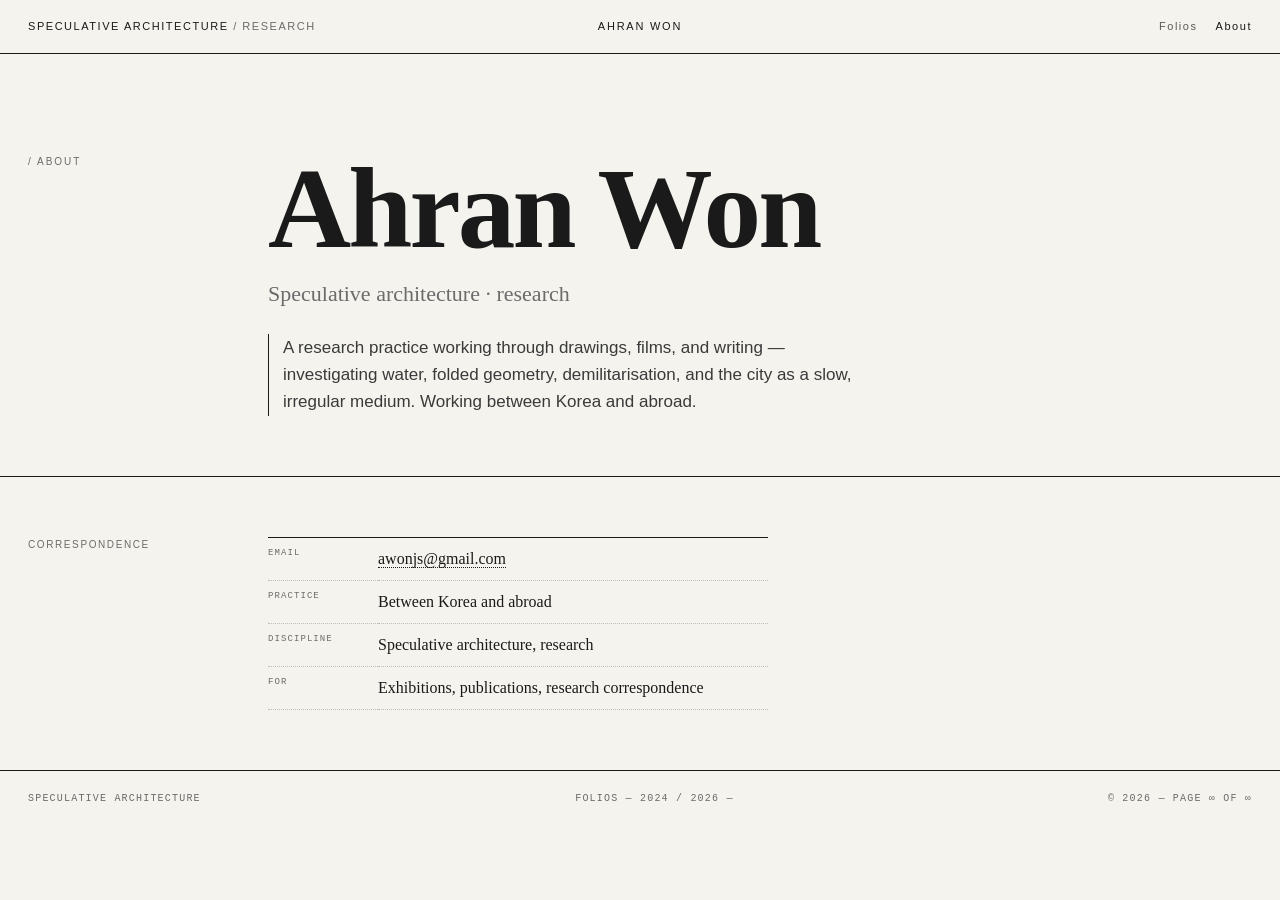
<file: about.html>
<!DOCTYPE html>
<html lang="en">
<head>
<meta charset="UTF-8">
<meta name="viewport" content="width=device-width, initial-scale=1, viewport-fit=cover">
<meta name="theme-color" content="#f4f3ee">

<title>About — Speculative Architecture</title>
<meta name="description" content="About Ahran Won — a speculative architecture research practice based in Seoul, working internationally.">
<meta name="author" content="Ahran Won">

<link rel="icon" type="image/svg+xml" href="favicon.svg">
<link rel="apple-touch-icon" href="apple-touch-icon.png">

<meta property="og:type" content="website">
<meta property="og:title" content="About — Speculative Architecture">
<meta property="og:description" content="A research practice working through drawings, films, and writing.">
<meta property="og:image" content="og-image.jpg">

<link rel="stylesheet" href="styles.css">

<style>
/* About page — minimal, single-column variations */
.about-page {
  min-height: calc(100vh - 200px);
}

.about-hero {
  display: grid;
  grid-template-columns: 1fr;
  gap: 28px;
  padding: 60px var(--pad) 40px;
  border-bottom: 1px solid var(--ink);
}

.about-hero .label {
  font-size: 10px;
  letter-spacing: 0.2em;
  text-transform: uppercase;
  color: var(--ink-mute);
  margin-bottom: 14px;
}

.about-hero .name {
  font-family: var(--serif);
  font-size: 64px;
  line-height: 0.95;
  font-weight: 900;
  letter-spacing: -0.025em;
  margin-bottom: 14px;
}
.about-hero .name em { font-style: normal; font-weight: 900; }

.about-hero .role {
  font-family: var(--serif);
  font-style: normal;
  font-size: 19px;
  color: var(--ink-mute);
  margin-bottom: 24px;
}

.about-hero .lede {
  font-size: 16px;
  line-height: 1.6;
  color: var(--ink-soft);
  max-width: 600px;
  border-left: 1px solid var(--ink);
  padding-left: 14px;
}

.about-hero .lede em { color: var(--ink); font-style: normal; }

@media (min-width: 720px) {
  .about-hero {
    grid-template-columns: 200px 1fr;
    gap: var(--gap);
    padding: 100px var(--pad) 60px;
  }
  .about-hero .label { margin-bottom: 0; }
  .about-hero .name { font-size: clamp(72px, 9vw, 140px); }
  .about-hero .role { font-size: 22px; }
  .about-hero .lede { font-size: 17px; }
}

/* Data sheet — like hero in folio pages */
.about-data {
  display: grid;
  grid-template-columns: 1fr;
  gap: 16px;
  padding: 40px var(--pad);
  border-bottom: 1px solid var(--ink);
}

.about-data .label {
  font-size: 10px;
  letter-spacing: 0.16em;
  text-transform: uppercase;
  color: var(--ink-mute);
  margin-bottom: 10px;
}

.about-data dl {
  display: grid;
  grid-template-columns: 110px 1fr;
  border-top: 1px solid var(--ink);
  font-size: 12px;
  max-width: 500px;
}
.about-data dl > div { display: contents; }
.about-data dt, .about-data dd {
  padding: 9px 0;
  border-bottom: 1px dotted var(--line);
}
.about-data dt {
  font-family: var(--mono);
  font-size: 9px;
  letter-spacing: 0.12em;
  text-transform: uppercase;
  color: var(--ink-mute);
  padding-right: 12px;
}
.about-data dd {
  font-family: var(--serif);
  font-style: normal;
  font-size: 14px;
}

.about-data dd a {
  text-decoration: none;
  color: inherit;
  border-bottom: 1px dotted var(--ink);
  transition: color 0.2s;
}
.about-data dd a:hover {
  color: var(--pink);
  border-bottom-color: var(--pink);
}

@media (min-width: 720px) {
  .about-data {
    grid-template-columns: 200px 1fr;
    gap: var(--gap);
    padding: 60px var(--pad);
  }
  .about-data .label { margin-bottom: 0; }
  .about-data dl { font-size: 13px; }
  .about-data dd { font-size: 16px; }
}
</style>
</head>
<body>

<!-- ═══════════ MASTHEAD ═══════════ -->
<header class="mast">
  <a href="index.html" class="mast__brand">Speculative Architecture <span>/ Research</span></a>
  <div class="mast__title">Ahran Won</div>
  <nav class="mast__nav">
    <a href="index.html">Folios</a>
    <a href="about.html" style="font-weight:500;opacity:1;">About</a>
  </nav>
</header>

<!-- ═══════════ ABOUT ═══════════ -->
<main class="about-page">

  <section class="about-hero">
    <div class="label">/ About</div>
    <div>
      <h1 class="name">Ahran Won</h1>
      <div class="role">Speculative architecture · research</div>
      <p class="lede">A research practice working through drawings, films, and writing — investigating water, folded geometry, demilitarisation, and the city as a slow, irregular medium. Working between Korea and abroad.</p>
    </div>
  </section>

  <section class="about-data">
    <div class="label">Correspondence</div>
    <dl>
      <div><dt>Email</dt><dd><a href="mailto:awonjs@gmail.com">awonjs@gmail.com</a></dd></div>
      <div><dt>Practice</dt><dd>Between Korea and abroad</dd></div>
      <div><dt>Discipline</dt><dd>Speculative architecture, research</dd></div>
      <div><dt>For</dt><dd>Exhibitions, publications, research correspondence</dd></div>
    </dl>
  </section>

</main>

<footer class="foot">
  <span>Speculative Architecture</span>
  <span>Folios — 2024 / 2026 —</span>
  <span>© 2026 — page ∞ of ∞</span>
</footer>

</body>
</html>
</file>
<file: styles.css>
/* ═══════════════════════════════════════════════════════════
   SPECULATIVE ARCHITECTURE — RESEARCH FOLIOS
   Mobile-first stylesheet. Clean rewrite.
   ═══════════════════════════════════════════════════════════ */

/* ── Reset + base ─────────────────────────────────────────── */
*, *::before, *::after { box-sizing: border-box; margin: 0; padding: 0; }

:root {
  --bg: #f4f3ee;
  --bg-2: #ebe7e1;
  --ink: #1a1a1a;
  --ink-soft: #3a3a3a;
  --ink-mute: #6b6b6b;
  --line: #c2bcb1;
  --pink: #d63384;
  --serif: "Times New Roman", "Times", serif;
  --sans: "Helvetica Neue", "Helvetica", "Arial", sans-serif;
  --mono: "Courier New", "Courier", monospace;
  --pad: 20px;
  --gap: 24px;
}

@media (min-width: 720px) {
  :root { --pad: 28px; --gap: 40px; }
}

html {
  -webkit-text-size-adjust: 100%;
  scroll-behavior: smooth;
}

body {
  font-family: var(--sans);
  font-size: 14px;
  line-height: 1.5;
  color: var(--ink);
  background: var(--bg);
  -webkit-font-smoothing: antialiased;
  overflow-x: hidden;
}

img, video {
  display: block;
  max-width: 100%;
  height: auto;
}

a { color: inherit; text-decoration: none; }
button { font: inherit; color: inherit; background: none; border: none; cursor: pointer; }
em { font-style: italic; }
::selection { background: var(--pink); color: var(--bg); }

/* ── Shared atoms ─────────────────────────────────────────── */
.aside {
  font-size: 10px;
  letter-spacing: 0.16em;
  text-transform: uppercase;
  color: var(--ink-mute);
}

/* ── Masthead ─────────────────────────────────────────────── */
.mast {
  position: sticky;
  top: 0;
  z-index: 50;
  background: var(--bg);
  border-bottom: 1px solid var(--ink);
  padding: 12px var(--pad);
  display: flex;
  flex-direction: column;
  align-items: center;
  gap: 8px;
  font-size: 10px;
  letter-spacing: 0.06em;
  text-align: center;
}
.mast__brand {
  font-weight: 500;
  text-transform: uppercase;
  letter-spacing: 0.14em;
  text-decoration: none;
  color: inherit;
  transition: opacity 0.2s;
}
.mast__brand:hover { opacity: 0.7; }
.mast__brand span { color: var(--ink-mute); font-weight: 400; }
.mast__title {
  font-weight: 500;
  letter-spacing: 0.16em;
  text-transform: uppercase;
}
.mast__nav {
  display: flex;
  flex-wrap: wrap;
  justify-content: center;
  gap: 10px 16px;
}
.mast__nav button,
.mast__nav a {
  font-size: 10px;
  letter-spacing: 0.14em;
  opacity: 0.7;
  transition: opacity 0.2s;
  padding: 4px 0;
}
.mast__nav button:hover,
.mast__nav a:hover { opacity: 1; }

@media (min-width: 720px) {
  .mast {
    flex-direction: row;
    justify-content: space-between;
    text-align: left;
    padding: 14px var(--pad);
    font-size: 11px;
  }
  .mast__brand { flex: 1; text-align: left; }
  .mast__title { font-size: 11px; }
  .mast__nav { flex: 1; justify-content: flex-end; gap: 18px; }
  .mast__nav button, .mast__nav a { font-size: 11px; }
}

/* ── Tabs ─────────────────────────────────────────────────── */
.tabs {
  display: grid;
  grid-template-columns: 1fr;
  border-bottom: 1px solid var(--ink);
  background: var(--bg);
}
.tab {
  display: grid;
  grid-template-columns: auto 1fr;
  gap: 14px;
  align-items: center;
  padding: 14px var(--pad);
  text-align: left;
  border-bottom: 1px solid var(--ink);
  color: var(--ink-mute);
  transition: background 0.2s, color 0.2s;
}
.tab:last-child { border-bottom: none; }
.tab.is-active {
  background: var(--ink);
  color: var(--bg);
}
.tab__num { font-family: var(--mono); font-size: 11px; letter-spacing: 0.14em; text-transform: uppercase; }
.tab__body { 
  display: flex; 
  flex-direction: column; 
  gap: 5px; 
  line-height: 1.2;
}
.tab__cat { 
  font-family: var(--mono); 
  font-size: 10px; 
  letter-spacing: 0.12em; 
  text-transform: uppercase; 
  opacity: 0.65; 
  min-height: 12px;
}
.tab__title { 
  font-family: var(--serif); 
  font-size: 17px; 
  font-weight: 700; 
  letter-spacing: -0.005em;
  line-height: 1.15;
}
.tab__title em { font-style: italic; font-weight: 700; }
.tab__yr { display: none; }

@media (min-width: 720px) {
  .tabs {
    grid-template-columns: 1fr 1fr;
  }
  .tab {
    grid-template-columns: auto 1fr auto;
    gap: 16px;
    padding: 18px var(--pad);
    border-bottom: 1px solid var(--ink);
    border-right: 1px solid var(--ink);
    align-items: start;
  }
  .tab:nth-child(2n) { border-right: none; }
  .tab:nth-last-child(-n+2) { border-bottom: none; }
  .tab__title { font-size: 19px; }
  .tab__cat { min-height: 13px; font-size: 10px; }
  .tab__yr { display: block; font-family: var(--mono); font-size: 10px; letter-spacing: 0.12em; text-transform: uppercase; opacity: 0.6; }
}

@media (min-width: 1100px) {
  .tabs {
    grid-template-columns: 1fr 1fr 1fr 1fr 1fr 1fr;
  }
  .tab {
    border-bottom: none !important;
    border-right: 1px solid var(--ink) !important;
    padding: 22px var(--pad);
    align-items: start;
  }
  .tab:last-child { border-right: none !important; }
  .tab__title { font-size: 16px; line-height: 1.2; letter-spacing: -0.005em; }
  .tab__cat { font-size: 9px; letter-spacing: 0.1em; }
  .tab__body { gap: 7px; }
}

/* ── Folio container ──────────────────────────────────────── */
.folio { display: none; }
.folio.is-active { display: block; }

/* ── Banner ───────────────────────────────────────────────── */
.banner {
  display: grid;
  grid-template-columns: 1fr 1fr;
  gap: 12px;
  padding: 12px var(--pad);
  border-bottom: 1px solid var(--ink);
  font-size: 9px;
  letter-spacing: 0.1em;
  text-transform: uppercase;
}
.banner span { display: flex; flex-direction: column; gap: 3px; }
.banner span small { color: var(--ink-mute); font-size: 8px; }

@media (min-width: 720px) {
  .banner { grid-template-columns: repeat(4, 1fr); padding: 12px var(--pad); font-size: 10px; }
  .banner span small { font-size: 9px; }
}

/* ── Reel video ───────────────────────────────────────────── */
.reel {
  position: relative;
  width: 100%;
  background: #1a1a1a;
  overflow: hidden;
  border-bottom: 1px solid var(--ink);
  /* aspect-ratio is set inline per-video to match native ratio */
}
.reel__video {
  width: 100%;
  height: 100%;
  display: block;
  object-fit: cover;
  background: #1a1a1a;
}
.reel__overlay {
  display: flex;
  flex-wrap: wrap;
  justify-content: space-between;
  gap: 8px;
  padding: 10px var(--pad);
  background: var(--bg);
  border-top: 1px solid var(--ink);
  font-family: var(--mono);
  font-size: 9px;
  letter-spacing: 0.1em;
  text-transform: uppercase;
}
.reel__overlay span:nth-child(2) { color: var(--ink-mute); }

@media (min-width: 720px) {
  .reel__overlay { font-size: 10px; padding: 14px var(--pad); }
}

/* ── Hero subtitle (project nickname / original title) ───── */
.hero .subtitle {
  font-family: var(--serif);
  font-style: italic;
  font-size: 18px;
  color: var(--ink-mute);
  margin-top: 6px;
  margin-bottom: 12px;
  letter-spacing: -0.01em;
}

@media (min-width: 720px) {
  .hero .subtitle {
    font-size: 22px;
    margin-top: 10px;
    margin-bottom: 16px;
  }
}

/* ── Hero (title page) ────────────────────────────────────── */
.hero {
  display: grid;
  grid-template-columns: 1fr;
  gap: 28px;
  padding: 40px var(--pad);
  border-bottom: 1px solid var(--ink);
}
.hero__main { display: flex; flex-direction: column; gap: 14px; }
.hero .meta {
  font-size: 10px;
  letter-spacing: 0.2em;
  text-transform: uppercase;
  color: var(--ink-mute);
}
.hero .cat {
  font-family: var(--serif);
  font-style: italic;
  font-size: 17px;
  color: var(--ink-mute);
}
.hero .ko {
  font-family: var(--serif);
  font-style: italic;
  font-size: 20px;
  color: var(--ink-mute);
  letter-spacing: 0.04em;
}
.hero .title {
  font-family: var(--serif);
  font-size: 56px;
  line-height: 0.92;
  font-weight: 900;
  letter-spacing: -0.025em;
}
.hero .title em { font-style: italic; font-weight: 900; }
.hero .lede {
  font-size: 15px;
  font-style: italic;
  color: var(--ink-soft);
  line-height: 1.55;
  border-left: 1px solid var(--ink);
  padding-left: 14px;
  margin-top: 6px;
}
.hero .lede em { color: var(--ink); }

.hero__data {
  font-size: 11px;
  line-height: 1.6;
}
.hero__data dl {
  display: grid;
  grid-template-columns: 90px 1fr;
  border-top: 1px solid var(--ink);
}
.hero__data dl > div { display: contents; }
.hero__data dt, .hero__data dd {
  padding: 7px 0;
  border-bottom: 1px dotted var(--line);
}
.hero__data dt {
  font-family: var(--mono);
  font-size: 9px;
  letter-spacing: 0.12em;
  text-transform: uppercase;
  color: var(--ink-mute);
  padding-right: 12px;
}
.hero__data dd { font-family: var(--serif); font-style: italic; font-size: 14px; }

@media (min-width: 720px) {
  .hero { grid-template-columns: 1fr 1fr; gap: var(--gap); padding: 80px var(--pad) 60px; align-items: end; }
  .hero .title { font-size: clamp(60px, 8vw, 124px); }
  .hero .lede { font-size: 16px; max-width: 440px; }
  .hero__data dl { grid-template-columns: 110px 1fr; }
}

/* ── Plate (full-bleed image + caption) ───────────────────── */
.plate, .epigraph, .center {
  margin: 0;
  border-bottom: 1px solid var(--ink);
  background: var(--ink);
}
.plate img, .epigraph img, .center img {
  width: 100%;
  height: auto;
  display: block;
  aspect-ratio: 16 / 9;
  object-fit: cover;
  object-position: center;
}

/* The exploded axonometric is portrait — let it breathe at its native ratio */
.plate.plate--portrait img {
  aspect-ratio: 3 / 4;
  object-fit: contain;
  background: var(--bg);
}

/* Floor plans benefit from showing the full drawing — contain not cover */
.plate.plate--plan img {
  aspect-ratio: 16 / 9;
  object-fit: contain;
  background: var(--bg);
}

.plate figcaption, .epigraph figcaption, .center figcaption {
  display: grid;
  grid-template-columns: 1fr;
  gap: 6px;
  padding: 14px var(--pad);
  border-top: 1px solid var(--ink);
  font-size: 11px;
  background: var(--bg);
}
.center figcaption {
  background: var(--ink);
  color: var(--bg);
  border-top: 1px solid var(--bg);
}
.plate__num {
  font-family: var(--mono);
  font-size: 10px;
  letter-spacing: 0.12em;
  text-transform: uppercase;
  color: var(--ink-mute);
}
.plate__txt {
  font-family: var(--serif);
  font-style: italic;
  font-size: 14px;
  line-height: 1.5;
}
.plate__txt em { color: var(--ink); }
.plate__meta {
  font-family: var(--mono);
  font-size: 9px;
  letter-spacing: 0.06em;
  text-transform: uppercase;
  color: var(--ink-mute);
}

@media (min-width: 720px) {
  .plate figcaption, .epigraph figcaption {
    grid-template-columns: 100px 1fr 200px;
    gap: 24px;
    align-items: baseline;
  }
  .plate__meta { text-align: right; }
}

/* ── Centerpiece (dark plate for DMZ) ─────────────────────── */
.center {
  background: var(--ink);
  color: var(--bg);
}
.center figcaption {
  background: var(--ink);
  color: var(--bg);
  border-top: 1px solid var(--bg);
}
.center .plate__num { color: var(--line); }
.center .plate__txt { color: var(--bg); }
.center .plate__txt em { color: #f4c0d1; }
.center .plate__meta { color: var(--line); }

/* ── Epigraph (frontispiece) ──────────────────────────────── */
.epigraph { position: relative; }
.epigraph__overlay {
  position: absolute;
  bottom: 16px;
  left: var(--pad);
  right: var(--pad);
  display: grid;
  grid-template-columns: 1fr;
  gap: 6px;
  pointer-events: none;
}
.epigraph__ko {
  font-family: var(--serif);
  font-style: italic;
  font-size: 20px;
  color: var(--bg);
  text-shadow: 0 1px 8px rgba(0,0,0,0.6);
  letter-spacing: 0.04em;
}
.epigraph__ko .dim { opacity: 0.7; }
.epigraph__line { display: none; }
.epigraph__en {
  font-family: var(--mono);
  font-size: 9px;
  letter-spacing: 0.2em;
  text-transform: uppercase;
  color: var(--bg);
  text-shadow: 0 1px 8px rgba(0,0,0,0.6);
}

@media (min-width: 720px) {
  .epigraph__overlay {
    grid-template-columns: auto 1fr auto;
    gap: 24px;
    align-items: end;
    bottom: 28px;
  }
  .epigraph__ko { font-size: 32px; }
  .epigraph__line { display: block; height: 1px; background: rgba(244,243,238,0.6); margin-bottom: 14px; }
  .epigraph__en { font-size: 11px; text-align: right; }
}

/* ── Section header (shead) ───────────────────────────────── */
.shead {
  display: grid;
  grid-template-columns: 1fr;
  gap: 12px;
  padding: 40px var(--pad) 20px;
}
.shead h2 {
  font-family: var(--serif);
  font-size: 32px;
  line-height: 1;
  font-weight: 700;
  letter-spacing: -0.02em;
}
.shead h2 em { font-style: italic; font-weight: 500; }

@media (min-width: 720px) {
  .shead { grid-template-columns: 200px 1fr; gap: var(--gap); padding: 60px var(--pad) 30px; align-items: end; }
  .shead h2 { font-size: clamp(36px, 5vw, 56px); }
}

/* ── Abstract ─────────────────────────────────────────────── */
.abstract {
  display: grid;
  grid-template-columns: 1fr;
  gap: 16px;
  padding: 40px var(--pad);
  border-bottom: 1px solid var(--ink);
}
.abstract__body p {
  font-size: 15px;
  line-height: 1.55;
  margin-bottom: 14px;
}
.abstract__body p:first-child {
  font-family: var(--serif);
  font-size: 18px;
  line-height: 1.45;
  font-style: italic;
}
.abstract__body em { color: var(--ink); font-style: italic; }

.keys {
  margin-top: 20px;
  padding-top: 14px;
  border-top: 1px solid var(--line);
  font-size: 10px;
  letter-spacing: 0.06em;
  display: flex;
  flex-wrap: wrap;
  gap: 4px 10px;
  color: var(--ink-mute);
}
.keys strong {
  font-weight: 500;
  text-transform: uppercase;
  letter-spacing: 0.14em;
  margin-right: 6px;
  color: var(--ink);
}
.keys span::after { content: " /"; color: var(--line); margin-left: 3px; }
.keys span:last-child::after { content: ""; }

@media (min-width: 720px) {
  .abstract { grid-template-columns: 200px 1fr; gap: var(--gap); padding: 60px var(--pad); }
  .abstract__body { max-width: 720px; font-size: 18px; }
  .abstract__body p { font-size: 18px; }
  .abstract__body p:first-child { font-size: 22px; }
  .keys { font-size: 11px; gap: 6px 12px; }
}

/* ── Plates list ──────────────────────────────────────────── */
.plates-list {
  list-style: none;
  border-top: 1px solid var(--ink);
  border-bottom: 1px solid var(--ink);
}
.plates-list li {
  display: grid;
  grid-template-columns: 70px 1fr;
  gap: 10px;
  padding: 14px var(--pad);
  border-bottom: 1px dotted var(--line);
  align-items: baseline;
}
.plates-list li:last-child { border-bottom: none; }
.plates-list li span:nth-child(1) {
  font-family: var(--mono);
  font-size: 10px;
  letter-spacing: 0.1em;
  text-transform: uppercase;
  color: var(--ink-mute);
}
.plates-list li span:nth-child(2) {
  font-family: var(--serif);
  font-style: italic;
  font-size: 15px;
}
.plates-list li span:nth-child(3),
.plates-list li span:nth-child(4) { display: none; }

@media (min-width: 720px) {
  .plates-list li {
    grid-template-columns: 80px 1fr 160px 80px;
    gap: 20px;
    padding: 18px var(--pad);
    transition: background 0.2s;
  }
  .plates-list li:hover { background: var(--bg-2); }
  .plates-list li span:nth-child(2) { font-size: 18px; }
  .plates-list li span:nth-child(3),
  .plates-list li span:nth-child(4) {
    display: block;
    font-family: var(--mono);
    font-size: 10px;
    letter-spacing: 0.06em;
    text-transform: uppercase;
    color: var(--ink-mute);
  }
}

/* ── Notes (multi-column on desktop) ──────────────────────── */
.notes {
  display: grid;
  grid-template-columns: 1fr;
  gap: 16px;
  padding: 40px var(--pad);
  border-bottom: 1px solid var(--ink);
}
.notes__body p {
  font-size: 14px;
  line-height: 1.65;
  margin-bottom: 12px;
}
.notes__body p.lead {
  font-family: var(--serif);
  font-size: 17px;
  font-style: italic;
  line-height: 1.5;
}
.notes__body em { color: var(--ink); font-style: italic; }

@media (min-width: 720px) {
  .notes { grid-template-columns: 200px 1fr; gap: var(--gap); padding: 60px var(--pad); }
  .notes__body {
    max-width: 900px;
    column-count: 2;
    column-gap: var(--gap);
  }
  .notes__body p { font-size: 14px; break-inside: avoid; }
  .notes__body p.lead { font-size: 18px; }
  .notes__body p.lead::first-letter {
    font-family: var(--serif);
    font-style: normal;
    font-size: 56px;
    float: left;
    line-height: 0.9;
    margin: 4px 6px -4px 0;
  }
}

/* ── Drawing set ──────────────────────────────────────────── */
.dset {
  display: grid;
  grid-template-columns: 1fr;
  gap: 16px;
  padding: 40px var(--pad);
  border-bottom: 1px solid var(--ink);
}
.dset ul {
  list-style: none;
  font-family: var(--mono);
  font-size: 11px;
  border-top: 1px solid var(--ink);
}
.dset li {
  display: grid;
  grid-template-columns: 70px 1fr;
  gap: 10px;
  padding: 9px 0;
  border-bottom: 1px dotted var(--line);
}
.dset li span:nth-child(n+3) { display: none; }

@media (min-width: 720px) {
  .dset { grid-template-columns: 200px 1fr; gap: var(--gap); padding: 60px var(--pad); }
  .dset li {
    grid-template-columns: 100px 1fr 100px 80px;
    gap: 20px;
    padding: 10px 0;
  }
  .dset li span:nth-child(n+3) { display: block; }
}

/* ── Bibliography ─────────────────────────────────────────── */
.bib {
  display: grid;
  grid-template-columns: 1fr;
  gap: 16px;
  padding: 40px var(--pad);
  border-bottom: 1px solid var(--ink);
}
.bib ol {
  list-style: none;
  counter-reset: ref;
  max-width: 760px;
}
.bib li {
  counter-increment: ref;
  padding: 9px 0 9px 30px;
  position: relative;
  border-bottom: 1px dotted var(--line);
  font-family: var(--serif);
  font-style: italic;
  font-size: 13px;
  line-height: 1.55;
}
.bib li::before {
  content: "[" counter(ref, decimal-leading-zero) "]";
  position: absolute;
  left: 0;
  top: 11px;
  font-family: var(--mono);
  font-style: normal;
  font-size: 9px;
  letter-spacing: 0.06em;
  color: var(--ink-mute);
}

@media (min-width: 720px) {
  .bib { grid-template-columns: 200px 1fr; gap: var(--gap); padding: 60px var(--pad); }
}

/* ── Before/after dissolve ────────────────────────────────── */
.ba {
  display: grid;
  grid-template-columns: 1fr;
  gap: 16px;
  padding: 40px var(--pad);
  border-bottom: 1px solid var(--ink);
}
.ba__intro h3 {
  font-family: var(--serif);
  font-size: 28px;
  font-weight: 700;
  letter-spacing: -0.02em;
  line-height: 1;
  margin-bottom: 14px;
}
.ba__intro h3 em { font-style: italic; font-weight: 500; }
.ba__intro p {
  font-style: italic;
  font-size: 15px;
  line-height: 1.55;
  color: var(--ink-soft);
  margin-bottom: 24px;
}
.ba__intro em { color: var(--ink); }

.dissolve {
  position: relative;
  width: 100%;
  aspect-ratio: 4 / 3;
  overflow: hidden;
  border: 1px solid var(--ink);
  background: var(--ink);
}
.dissolve__layer {
  position: absolute;
  inset: 0;
  transition: opacity 2.4s ease-in-out;
}
.dissolve__layer img {
  width: 100%;
  height: 100%;
  object-fit: cover;
}
.dissolve__layer--a { opacity: 1; }
.dissolve__layer--b { opacity: 0; }
.dissolve.is-b .dissolve__layer--a { opacity: 0; }
.dissolve.is-b .dissolve__layer--b { opacity: 1; }

.dissolve__tag {
  position: absolute;
  top: 12px;
  font-family: var(--mono);
  font-size: 9px;
  letter-spacing: 0.14em;
  text-transform: uppercase;
  padding: 5px 8px;
  z-index: 2;
  transition: opacity 1.2s ease;
}
.dissolve__tag--a {
  left: 12px;
  background: var(--bg);
  color: var(--ink);
  border: 1px solid var(--ink);
}
.dissolve__tag--b {
  right: 12px;
  background: rgba(26, 26, 26, 0.85);
  color: var(--bg);
  border: 1px solid rgba(244, 243, 238, 0.4);
}
.dissolve.is-b .dissolve__tag--a { opacity: 0.4; }
.dissolve.is-b .dissolve__tag--b { background: var(--ink); border-color: var(--ink); }

.ba__hint {
  font-family: var(--mono);
  font-size: 9px;
  letter-spacing: 0.14em;
  text-transform: uppercase;
  color: var(--ink-mute);
  margin-top: 8px;
  text-align: center;
}

.ba__cap {
  display: grid;
  grid-template-columns: 1fr;
  gap: 6px;
  margin-top: 14px;
  padding-top: 14px;
  border-top: 1px solid var(--ink);
  font-size: 11px;
}

@media (min-width: 720px) {
  .ba { grid-template-columns: 200px 1fr; gap: var(--gap); padding: 60px var(--pad); }
  .ba__intro { max-width: 680px; }
  .ba__intro h3 { font-size: clamp(30px, 4vw, 44px); }
  .ba__intro p { font-size: 17px; }
  .dissolve { aspect-ratio: 16 / 9; }
  .dissolve__tag { font-size: 10px; padding: 8px 14px; top: 20px; }
  .dissolve__tag--a { left: 20px; }
  .dissolve__tag--b { right: 20px; }
  .ba__cap { grid-template-columns: 100px 1fr 200px; gap: 24px; }
  .ba__cap .plate__meta { text-align: right; }
}

/* ── Timeline ─────────────────────────────────────────────── */
.timeline {
  display: grid;
  grid-template-columns: 1fr;
  gap: 16px;
  padding: 40px var(--pad);
  border-bottom: 1px solid var(--ink);
}
.timeline__list {
  list-style: none;
  border-top: 1px solid var(--ink);
}
.timeline__list li {
  display: grid;
  grid-template-columns: 80px 1fr;
  gap: 16px;
  padding: 12px 0;
  border-bottom: 1px dotted var(--line);
  align-items: baseline;
}
.timeline__list strong {
  font-family: var(--serif);
  font-style: italic;
  font-weight: 400;
  font-size: 17px;
}
.timeline__list span {
  font-family: var(--mono);
  font-size: 9px;
  letter-spacing: 0.14em;
  text-transform: uppercase;
  color: var(--ink-mute);
}
.timeline__copy {
  font-size: 13px;
  line-height: 1.6;
  margin-top: 20px;
  font-style: italic;
  color: var(--ink-soft);
}

@media (min-width: 720px) {
  .timeline { grid-template-columns: 200px 1fr; gap: var(--gap); padding: 60px var(--pad); }
  .timeline__list {
    display: grid;
    grid-template-columns: repeat(5, 1fr);
    border-top: none;
    position: relative;
  }
  .timeline__list::before {
    content: "";
    position: absolute;
    top: 22px;
    left: 0;
    right: 0;
    height: 1px;
    background: var(--ink);
  }
  .timeline__list li {
    grid-template-columns: 1fr;
    text-align: center;
    border-bottom: none;
    padding: 0;
    padding-top: 30px;
    position: relative;
  }
  .timeline__list li::before {
    content: "";
    position: absolute;
    top: 18px;
    left: 50%;
    width: 1px;
    height: 8px;
    background: var(--ink);
  }
  .timeline__list strong { font-size: 20px; }
  .timeline__copy { max-width: 720px; margin-top: 30px; font-size: 14px; }
}

/* ── Coords (3 sites) ─────────────────────────────────────── */
.coords {
  display: grid;
  grid-template-columns: 1fr;
  gap: 16px;
  padding: 40px var(--pad);
  border-bottom: 1px solid var(--ink);
  background: var(--bg-2);
}
.coords__grid {
  display: grid;
  grid-template-columns: 1fr;
  gap: 18px;
}
.coords__item {
  border-top: 1px solid var(--ink);
  padding-top: 12px;
}
.coords__lat {
  font-family: var(--mono);
  font-size: 10px;
  letter-spacing: 0.06em;
  color: var(--ink-mute);
  margin-bottom: 6px;
}
.coords__name {
  font-family: var(--serif);
  font-size: 19px;
  margin-bottom: 6px;
}
.coords__name em { font-style: italic; }
.coords__item p {
  font-style: italic;
  font-size: 13px;
  line-height: 1.5;
  color: var(--ink-soft);
}

@media (min-width: 720px) {
  .coords { grid-template-columns: 200px 1fr; gap: var(--gap); padding: 60px var(--pad); }
  .coords__grid { grid-template-columns: repeat(3, 1fr); gap: 30px; max-width: 900px; }
  .coords__name { font-size: 22px; }
}

/* ── Programme ────────────────────────────────────────────── */
.programme {
  display: grid;
  grid-template-columns: 1fr;
  gap: 16px;
  padding: 40px var(--pad);
  border-bottom: 1px solid var(--ink);
}
.programme__grid {
  list-style: none;
  display: grid;
  grid-template-columns: 1fr;
  gap: 16px;
}
.programme__grid li {
  border-top: 1px solid var(--ink);
  padding-top: 12px;
  display: flex;
  flex-direction: column;
  gap: 6px;
  padding-bottom: 14px;
  border-bottom: 1px dotted var(--line);
}
.programme__grid li:last-child { border-bottom: none; }
.programme__n {
  font-family: var(--mono);
  font-size: 10px;
  letter-spacing: 0.14em;
  color: var(--ink-mute);
}
.programme__t {
  font-family: var(--serif);
  font-size: 16px;
  font-style: italic;
}
.programme__d {
  font-size: 12px;
  line-height: 1.55;
  color: var(--ink-soft);
}
.programme__stats {
  margin-top: 24px;
  padding-top: 14px;
  border-top: 1px solid var(--line);
  display: grid;
  grid-template-columns: 1fr 1fr;
  gap: 14px 20px;
}
.programme__stats div { display: flex; flex-direction: column; gap: 2px; }
.programme__stats strong {
  font-family: var(--mono);
  font-size: 9px;
  letter-spacing: 0.14em;
  text-transform: uppercase;
  color: var(--ink-mute);
  font-weight: 500;
}
.programme__stats span {
  font-family: var(--serif);
  font-style: italic;
  font-size: 15px;
}

@media (min-width: 900px) {
  .programme { grid-template-columns: 200px 1fr; gap: var(--gap); padding: 60px var(--pad); }
  .programme__grid { grid-template-columns: repeat(5, 1fr); gap: 16px; }
  .programme__grid li { padding-bottom: 0; border-bottom: none; }
  .programme__stats { grid-template-columns: repeat(5, 1fr); gap: 20px; }
}

/* ── Glossary ─────────────────────────────────────────────── */
.glossary {
  display: grid;
  grid-template-columns: 1fr;
  gap: 16px;
  padding: 40px var(--pad);
  border-bottom: 1px solid var(--ink);
}
.glossary ul {
  list-style: none;
  border-top: 1px solid var(--ink);
}
.glossary li {
  display: grid;
  grid-template-columns: 1fr;
  gap: 4px;
  padding: 14px 0;
  border-bottom: 1px dotted var(--line);
}
.g-ko {
  font-family: var(--serif);
  font-style: italic;
  font-size: 16px;
  color: var(--ink-mute);
}
.g-en {
  font-family: var(--serif);
  font-size: 16px;
  font-weight: 400;
}
.g-en small {
  display: block;
  font-family: var(--mono);
  font-size: 9px;
  letter-spacing: 0.06em;
  text-transform: uppercase;
  color: var(--ink-mute);
  font-style: normal;
  margin-top: 2px;
}
.g-def {
  font-size: 12px;
  line-height: 1.55;
  color: var(--ink-soft);
  margin-top: 4px;
}
.g-def em { font-style: italic; color: var(--ink); }

@media (min-width: 720px) {
  .glossary { grid-template-columns: 200px 1fr; gap: var(--gap); padding: 60px var(--pad); }
  .glossary li {
    grid-template-columns: 100px 220px 1fr;
    gap: 20px;
    align-items: baseline;
  }
  .g-ko, .g-en { font-size: 18px; }
}

/* ── Colophon ─────────────────────────────────────────────── */
.colo {
  display: grid;
  grid-template-columns: 1fr;
  gap: 16px;
  padding: 40px var(--pad);
  border-bottom: 1px solid var(--ink);
  background: var(--bg-2);
}
.colo__group h4 {
  font-size: 10px;
  letter-spacing: 0.16em;
  text-transform: uppercase;
  color: var(--ink-mute);
  margin-bottom: 10px;
  font-weight: 500;
}
.colo__group p {
  font-size: 13px;
  line-height: 1.6;
  margin-bottom: 4px;
}
.colo__group em { font-style: italic; }

@media (min-width: 720px) {
  .colo { grid-template-columns: 200px 1fr 1fr; gap: var(--gap); padding: 60px var(--pad); }
}

/* ── Footer ───────────────────────────────────────────────── */
.foot {
  display: flex;
  flex-direction: column;
  gap: 6px;
  text-align: center;
  padding: 16px var(--pad);
  font-family: var(--mono);
  font-size: 9px;
  letter-spacing: 0.12em;
  text-transform: uppercase;
  color: var(--ink-mute);
}

@media (min-width: 720px) {
  .foot {
    flex-direction: row;
    justify-content: space-between;
    text-align: left;
    padding: 20px var(--pad);
    font-size: 10px;
  }
}

/* ── Touch device: disable hover transforms ───────────────── */
@media (hover: none) {
  .plates-list li:hover { background: transparent; }
}
</file>
